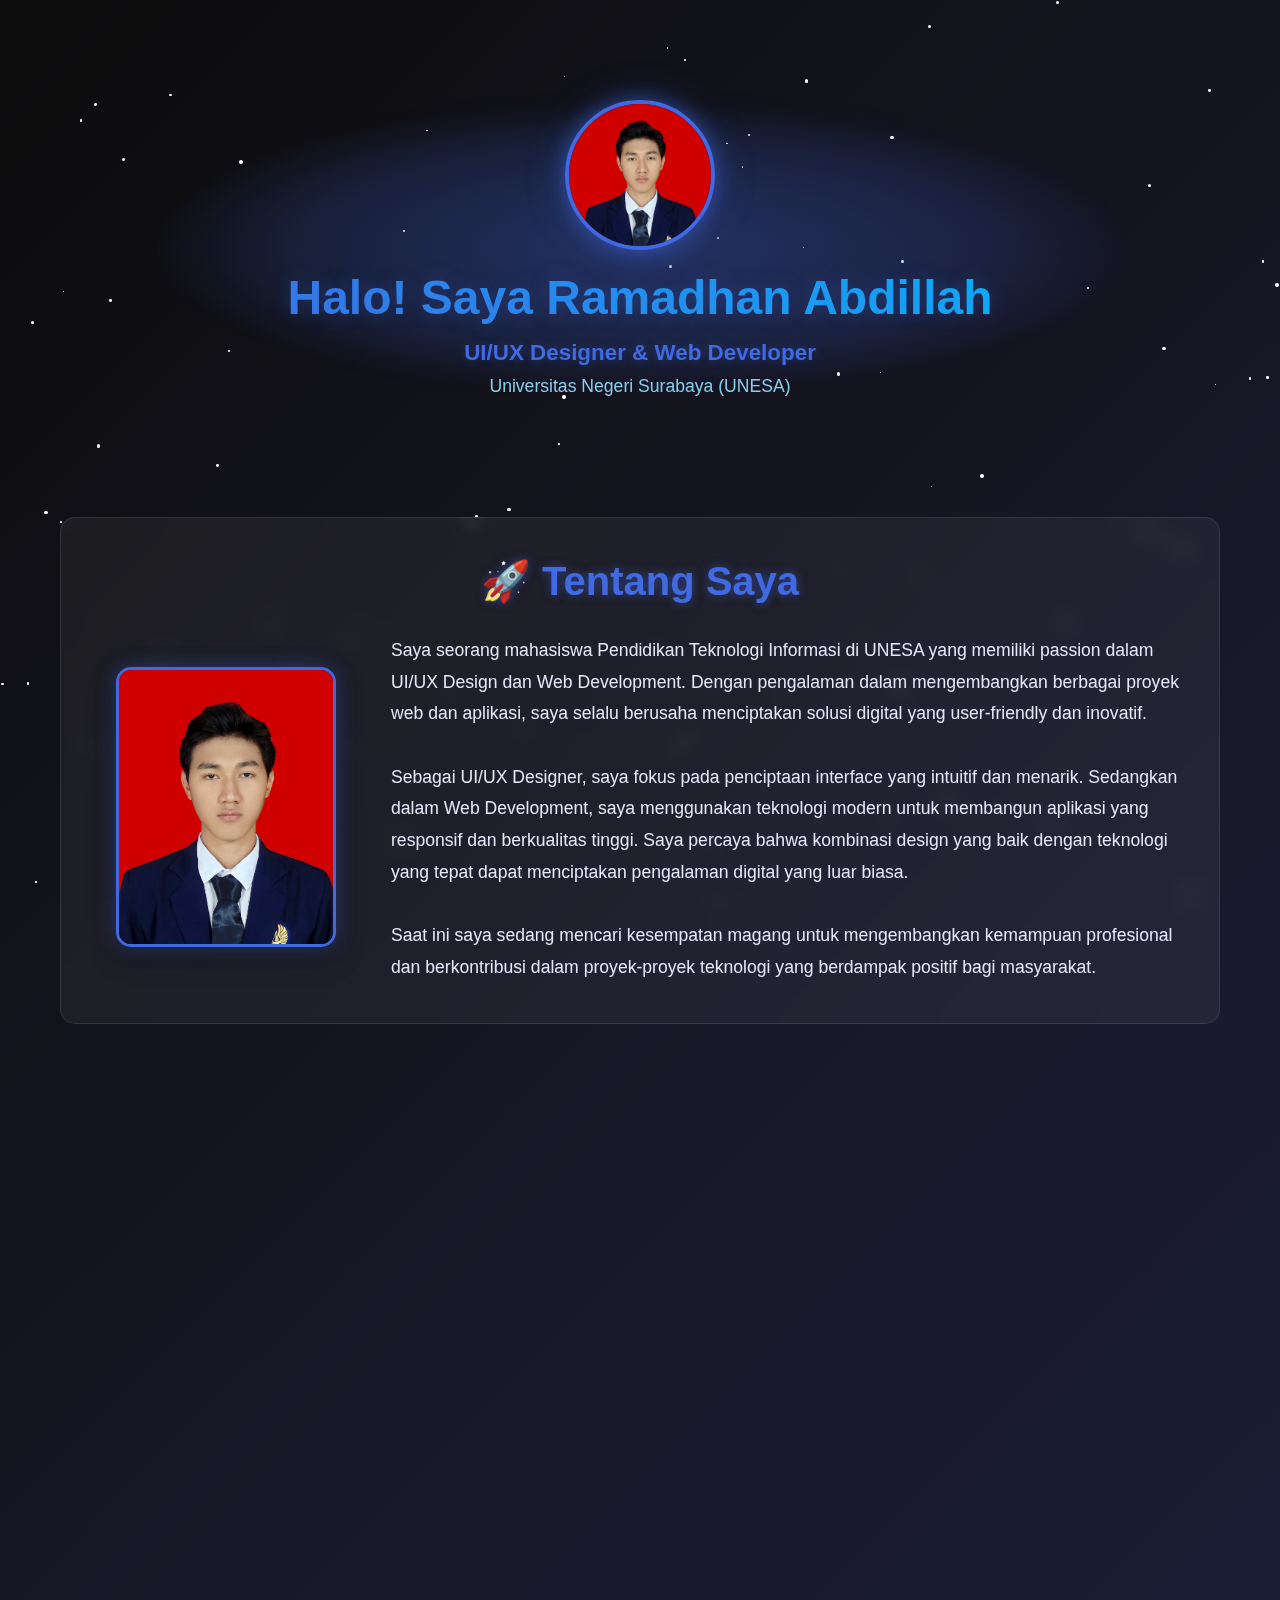
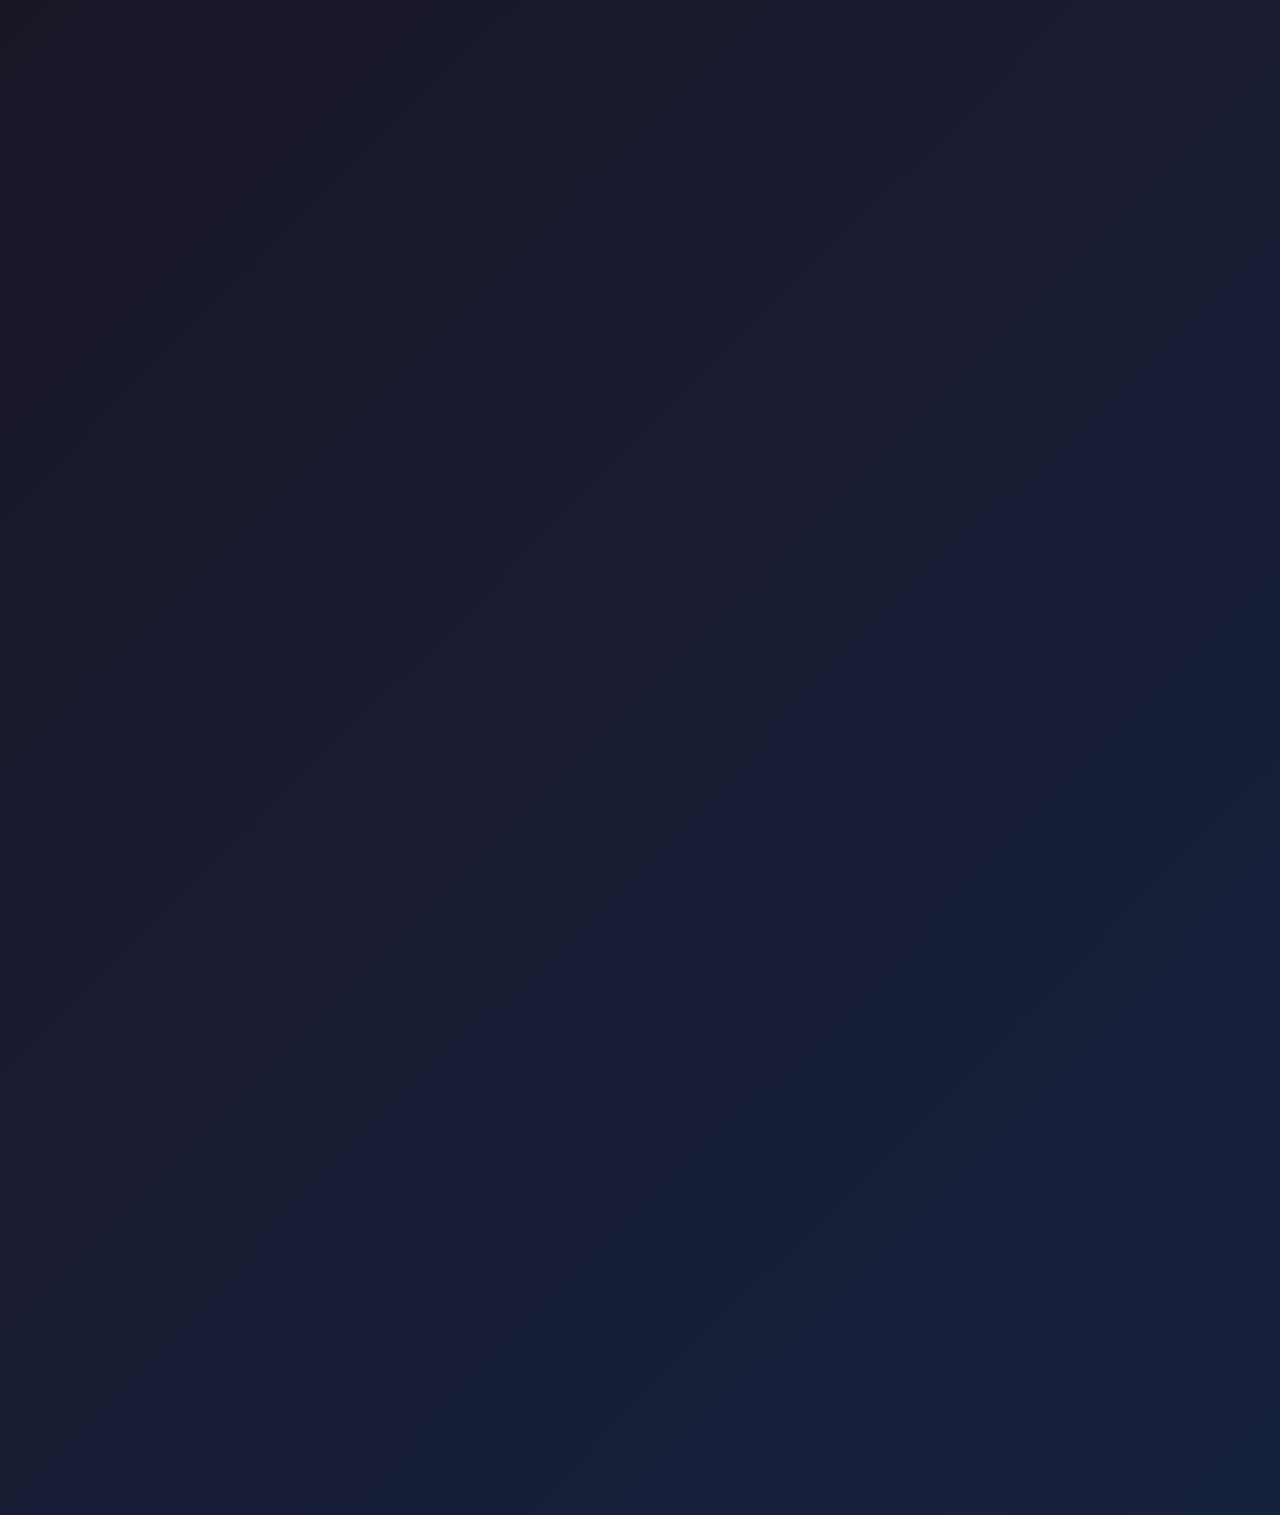
<file: index.html>
<!DOCTYPE html>
<html lang="id">
<head>
    <meta charset="UTF-8">
    <meta name="viewport" content="width=device-width, initial-scale=1.0">
    <title>Ramadhan Abdillah - Portofolio</title>
    <link rel="stylesheet" href="https://cdnjs.cloudflare.com/ajax/libs/font-awesome/6.0.0/css/all.min.css">
    <link rel="stylesheet" href="style.css" />
</head>
<body>
    <div class="stars" id="stars"></div>
    
    <div class="container">
        <header>
            <img src="images/fotoabdi.JPG" alt="Ramadhan Abdillah" class="profile-img">
            <h1>Halo! Saya Ramadhan Abdillah</h1>
            <p class="roles">UI/UX Designer & Web Developer</p>
            <p class="university">Universitas Negeri Surabaya (UNESA)</p>
        </header>

        <section id="about">
            <h2>🚀 Tentang Saya</h2>
            <div class="about-container">
                <div class="about-photo">
                    <img src="images/fotoabdi.JPG" alt="Ramadhan Abdillah" class="about-img">
                </div>
                <div class="about-text">
                    <p>Saya seorang mahasiswa Pendidikan Teknologi Informasi di UNESA yang memiliki passion dalam UI/UX Design dan Web Development. Dengan pengalaman dalam mengembangkan berbagai proyek web dan aplikasi, saya selalu berusaha menciptakan solusi digital yang user-friendly dan inovatif.</p>
                    <br>
                    <p>Sebagai UI/UX Designer, saya fokus pada penciptaan interface yang intuitif dan menarik. Sedangkan dalam Web Development, saya menggunakan teknologi modern untuk membangun aplikasi yang responsif dan berkualitas tinggi. Saya percaya bahwa kombinasi design yang baik dengan teknologi yang tepat dapat menciptakan pengalaman digital yang luar biasa.</p>
                    <br>
                    <p>Saat ini saya sedang mencari kesempatan magang untuk mengembangkan kemampuan profesional dan berkontribusi dalam proyek-proyek teknologi yang berdampak positif bagi masyarakat.</p>
                </div>
            </div>
        </section>

        <section id="projects">
            <h2>💫 Proyek Saya</h2>
            <div class="projects-grid">
                <div class="project-card">
                    <img src="images/mockupdapuraynie.png" alt="Mockup Dapur Aynie" class="project-image">
                    <h3 class="project-title">Dapur Aynie</h3>
                    <p class="project-desc">Website untuk toko dapur yang menyediakan berbagai peralatan masak dan bahan makanan. Dibuat dengan desain yang user-friendly dan responsif.</p>
                    <div class="project-tech">
                        <span class="tech-tag">CSS</span>
                        <span class="tech-tag">HTML</span>
                        <span class="tech-tag">JavaScript</span>
                    </div>
                    <a href="pages/page-dapuraynie.html" class="project-link">Lihat Proyek</a>
                </div>

                <div class="project-card">
                    <img src="images/mockupmultistep.png" alt="Mockup Multi-step" class="project-image">
                    <h3 class="project-title">Web Multi-Step GitHub</h3>
                    <p class="project-desc">Aplikasi web multi-langkah yang terintegrasi dengan GitHub untuk tugas UAS Teknik Komputasi. Menampilkan proses step-by-step yang interaktif.</p>
                    <div class="project-tech">
                        <span class="tech-tag">JavaScript</span>
                        <span class="tech-tag">HTML</span>
                        <span class="tech-tag">CSS</span>
                    </div>
                    <a href="pages/page-multistep.html" class="project-link">Lihat Proyek</a>
                </div>

                <div class="project-card">
                    <img src="images/mockuprobotmaze.png" alt="Mockup Robot Delivery Maze" class="project-image">
                    <h3 class="project-title">Robot Delivery Maze</h3>
                    <p class="project-desc">Simulasi robot delivery dalam maze menggunakan algoritma AI untuk tugas UAS AI. Robot dapat menavigasi dan menemukan jalur optimal.</p>
                    <div class="project-tech">
                        <span class="tech-tag">JavaScript</span>
                        <span class="tech-tag">AI Algorithm</span>
                        <span class="tech-tag">Canvas</span>
                    </div>
                    <a href="pages/page-robotmaze.html" class="project-link">Lihat Proyek</a>
                </div>

                <div class="project-card">
                    <img src="images/mockuptokosepatu.png" alt="Mockup Toko Sepatu" class="project-image">
                    <h3 class="project-title">Toko Sepatu Versi 1</h3>
                    <p class="project-desc">Aplikasi toko sepatu dengan fitur katalog produk, keranjang belanja, dan sistem manajemen inventori. Dibuat dengan antarmuka yang menarik.</p>
                    <div class="project-tech">
                        <span class="tech-tag">Visual Basic .NET</span>
                        <span class="tech-tag">Database</span>
                        <span class="tech-tag">Windows Forms</span>
                    </div>
                    <a href="pages/page-tokosepatu.html" class="project-link">Lihat Proyek</a>
                </div>

                <div class="project-card">
                    <img src="images/mockupanakin.png" alt="Mockup Web Anakin" class="project-image">
                    <h3 class="project-title">Web Anakin Skywalker</h3>
                    <p class="project-desc">Website tema Star Wars yang menampilkan karakter Anakin Skywalker dengan desain interaktif dan animasi yang menarik.</p>
                    <div class="project-tech">
                        <span class="tech-tag">HTML</span>
                        <span class="tech-tag">CSS</span>
                        <span class="tech-tag">JavaScript</span>
                    </div>
                    <a href="pages/page-webanakin.html" class="project-link">Lihat Proyek</a>
                </div>
            </div>
        </section>

        <section id="skills">
            <h2>🌟 Keahlian</h2>
            <div class="skills-grid">
                <div class="skill-category">
                    <h3>UI/UX Design</h3>
                    <ul class="skill-list">
                        <li>Wireframing & Prototyping</li>
                        <li>Visual Design</li>
                        <li>Responsive Design</li>
                    </ul>
                </div>
                <div class="skill-category">
                    <h3>Frontend Development</h3>
                    <ul class="skill-list">
                        <li>HTML5 & CSS3</li>
                        <li>JavaScript</li>
                        <li>Responsive Design</li>
                        <li>Modern CSS Frameworks</li>
                    </ul>
                </div>
                <div class="skill-category">
                    <h3>Backend Development</h3>
                    <ul class="skill-list">
                        <li>Database Management</li>
                    </ul>
                </div>
                <div class="skill-category">
                    <h3>Tools & Technologies</h3>
                    <ul class="skill-list">
                        <li>Git & GitHub</li>
                        <li>VS Code</li>
                        <li>Design Tools (Figma)</li>
                    </ul>
                </div>
            </div>
        </section>

        <section id="contact">
            <h2>🌌 Kontak</h2>
            <div class="contact-info">
                <div class="contact-item" data-tooltip="GitHub">
                    <a href="https://github.com/Abdi1975" target="_blank">
                        <i class="fab fa-github"></i>
                    </a>
                </div>
                <div class="contact-item" data-tooltip="Email">
                    <a href="mailto:ramadhan.23002@mhs.unesa.ac.id">
                        <i class="fas fa-envelope"></i>
                    </a>
                </div>
                <div class="contact-item" data-tooltip="LinkedIn">
                    <a href="https://www.linkedin.com/in/ramadhan-abdillah-8103aa372/" target="_blank">
                        <i class="fab fa-linkedin"></i>
                    </a>
                </div>
                <div class="contact-item" data-tooltip="WhatsApp">
                    <a href="https://wa.me/6285737418329" target="_blank">
                        <i class="fab fa-whatsapp"></i>
                    </a>
                </div>
            </div>
        </section>
    </div>
<script src="script.js"></script>
</body>
</html>
</file>
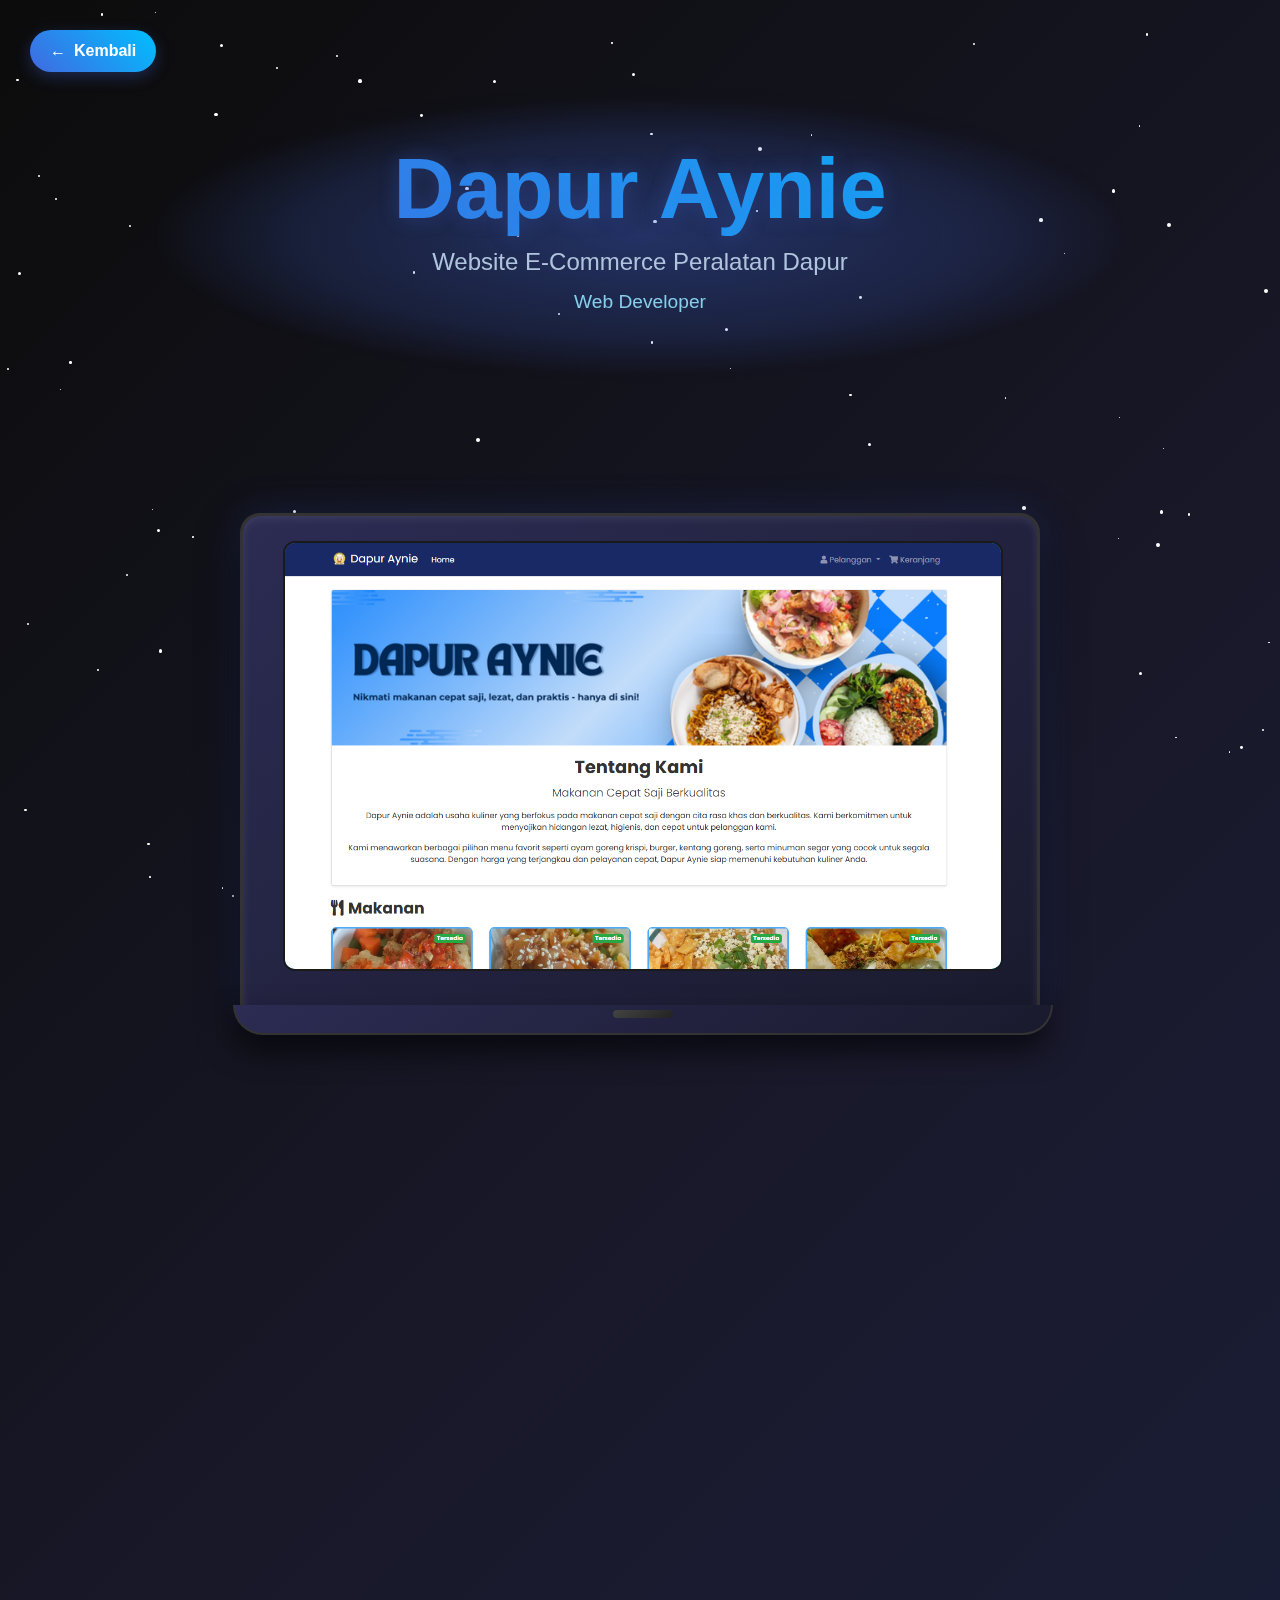
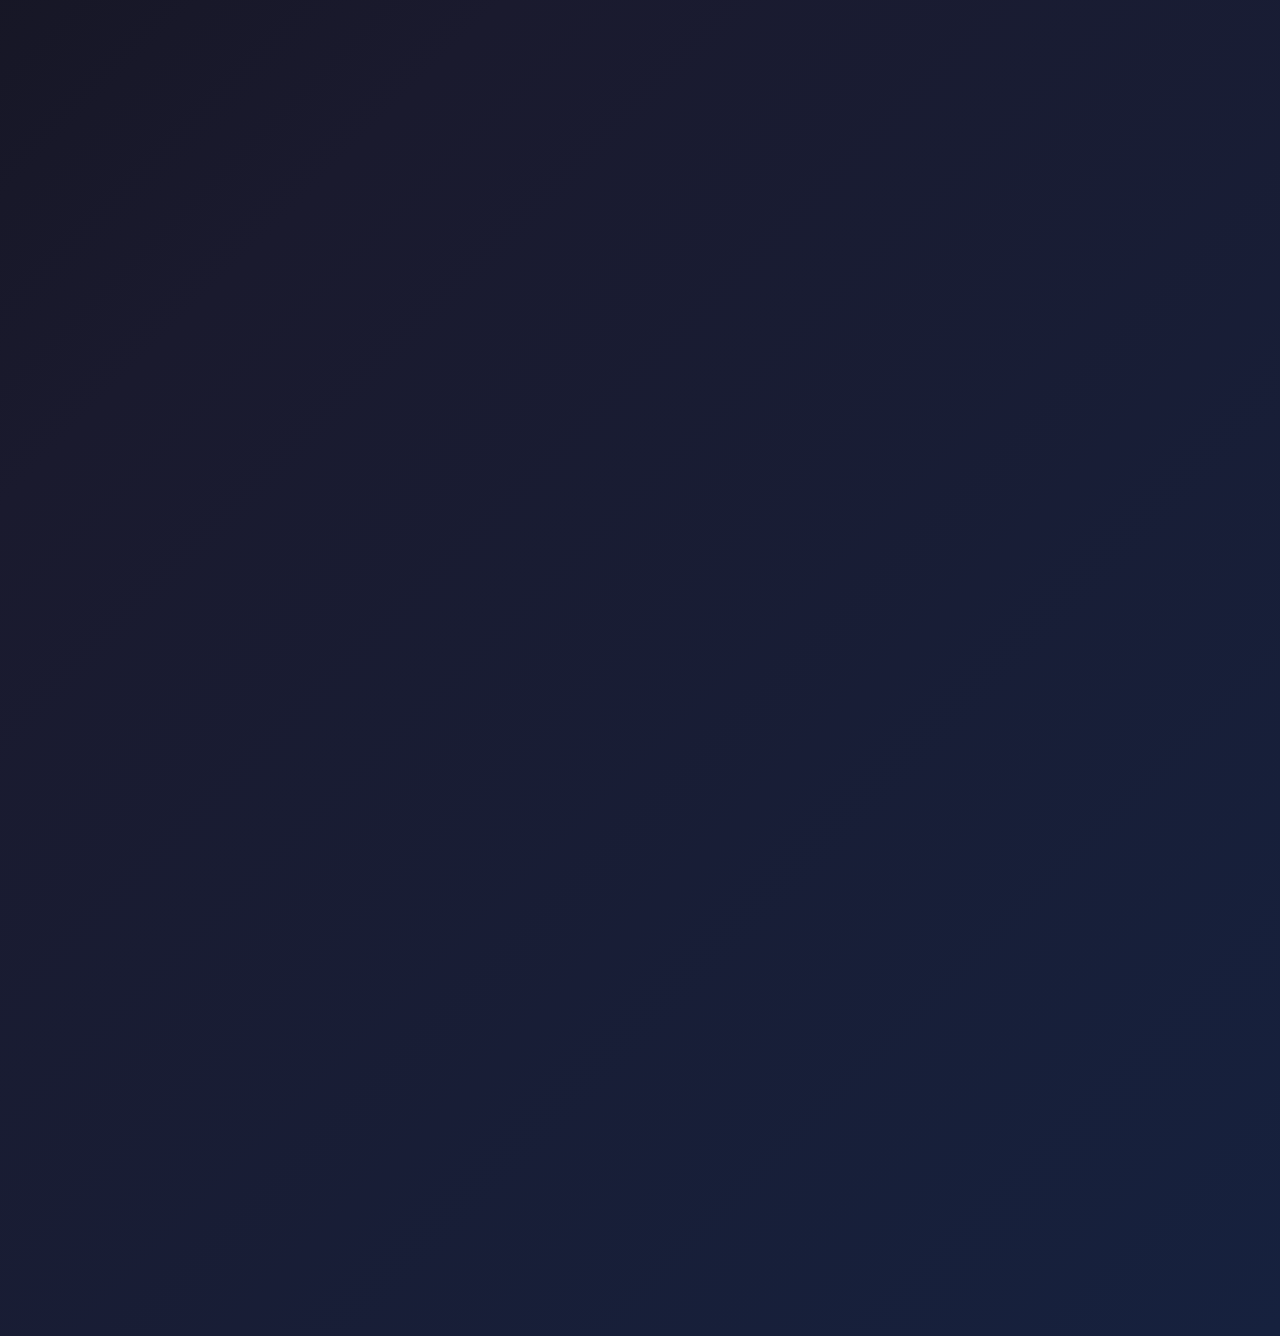
<file: pages/page-dapuraynie.html>
<!DOCTYPE html>
<html lang="id">
<head>
    <meta charset="UTF-8">
    <meta name="viewport" content="width=device-width, initial-scale=1.0">
    <title>Dapur Aynie - Detail Proyek | Ramadhan Abdillah</title>
    <link rel="stylesheet" href="../style.css" />
</head>
<body>
    <div class="stars" id="stars"></div>
    
    <!-- Back Button -->
    <a href="../index.html" class="back-button">
        <span>←</span> Kembali
    </a>
    
    <div class="container">
        <!-- Project Hero Section -->
        <header class="project-hero">
            <h1 class="title-project">Dapur Aynie</h1>
            <p class="project-subtitle">Website E-Commerce Peralatan Dapur</p>
            <p class="project-category">Web Developer</p>
        </header>

        <!-- Project Showcase -->
        <div class="project-showcase">
            <div class="device-mockup">
                <div class="laptop-mockup">
                    <div class="laptop-screen">
                        <div class="screen-bezel"></div>
                        <div class="screen-content">
                            <img src="../images/dapuraynie.png" alt="Dapur Aynie Screenshot">
                        </div>
                    </div>
                    <div class="laptop-hinge"></div>
                    <div class="laptop-base"></div>
                </div>
            </div>
        </div>

        <!-- Project Description -->
        <section>
            <h2 class="section-title">Tentang Proyek</h2>
            <div class="section-content">
                <p>Dapur Aynie adalah website e-commerce yang dirancang khusus untuk toko peralatan dapur. Website ini menyediakan platform yang user-friendly untuk menjual berbagai peralatan masak, bahan makanan, dan aksesoris dapur dengan desain yang menarik dan responsif.</p>
                <br>
                <p>Proyek ini dikembangkan dengan fokus pada pengalaman pengguna yang optimal, interface yang intuitif, dan fungsionalitas e-commerce yang lengkap untuk mendukung bisnis toko peralatan dapur secara online.</p>
            </div>
        </section>

        <!-- Features Section -->
        <section>
            <h2 class="section-title">Fitur Utama Sistem Dapur Aynie</h2>
            <div class="features-grid">
                <div class="feature-card">
                    <span class="feature-icon">🍽️</span>
                    <h3 class="feature-title">Manajemen Data Makanan</h3>
                    <p class="feature-desc">Mengelola daftar menu makanan, harga, dan ketersediaan secara dinamis dan real-time.</p>
                </div>

                <div class="feature-card">
                    <span class="feature-icon">🛒</span>
                    <h3 class="feature-title">Pemesanan & Checkout</h3>
                    <p class="feature-desc">Proses pemesanan oleh pelanggan hingga checkout dapat dilakukan dengan cepat dan mudah.</p>
                </div>

                <div class="feature-card">
                    <span class="feature-icon">💵</span>
                    <h3 class="feature-title">Transaksi & Pembayaran</h3>
                    <p class="feature-desc">Sistem mendukung pembayaran tunai (cash) dan mencatat transaksi secara otomatis dalam database.</p>
                </div>

                <div class="feature-card">
                    <span class="feature-icon">👥</span>
                    <h3 class="feature-title">Multi-role User</h3>
                    <p class="feature-desc">Mendukung peran berbeda seperti Admin, Owner, Kasir, Waiter, dan Pelanggan dengan hak akses tersendiri.</p>
                </div>

                <div class="feature-card">
                    <span class="feature-icon">📊</span>
                    <h3 class="feature-title">Laporan Penjualan</h3>
                    <p class="feature-desc">Menyediakan laporan transaksi dan penjualan yang mudah dibaca untuk kebutuhan analisis.</p>
                </div>

                <div class="feature-card">
                    <span class="feature-icon">📈</span>
                    <h3 class="feature-title">Dashboard Interaktif</h3>
                    <p class="feature-desc">Dashboard visual yang menyajikan data penting seperti omset, jumlah pesanan, dan aktivitas pengguna.</p>
                </div>
            </div>
        </section>

        <!-- Technology Stack -->
        <section>
            <h2 class="section-title">Teknologi yang Digunakan</h2>
            <div class="tech-stack">
                <div class="tech-item">HTML5</div>
                <div class="tech-item">CSS3</div>
                <div class="tech-item">JavaScript</div>
                <div class="tech-item">Responsive Design</div>
                <div class="tech-item">CSS Grid</div>
                <div class="tech-item">Flexbox</div>
            </div>
        </section>

        <!-- Project Actions -->
        <section>
            <h2 class="section-title">Lihat Proyek</h2>
            <div class="project-actions">
                <a href="https://github.com/Abdi1975/Dapur-Aynie" target="_blank" class="action-btn">
                    <span>📂</span> Source Code GitHub
                </a>
            </div>
        </section>
    </div>
    <script src="../script.js"></script>
</body>
</html>
</file>
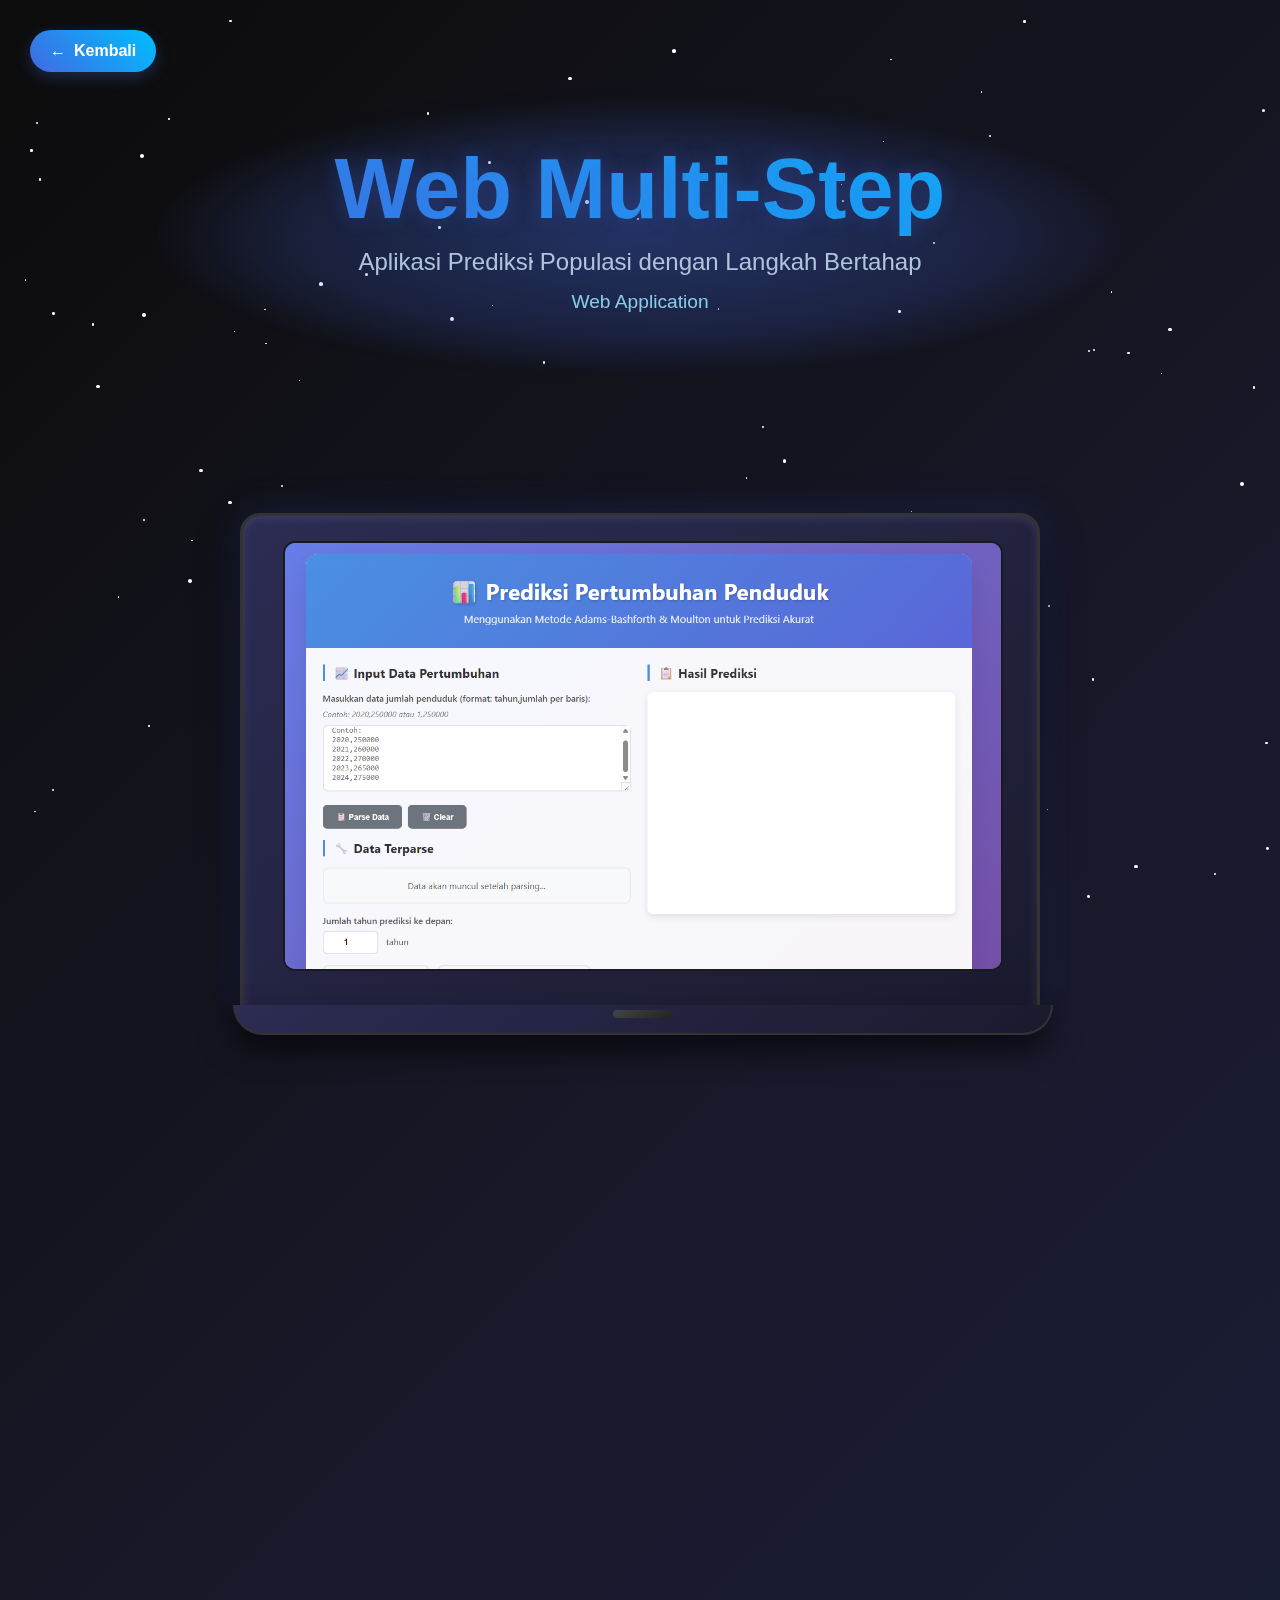
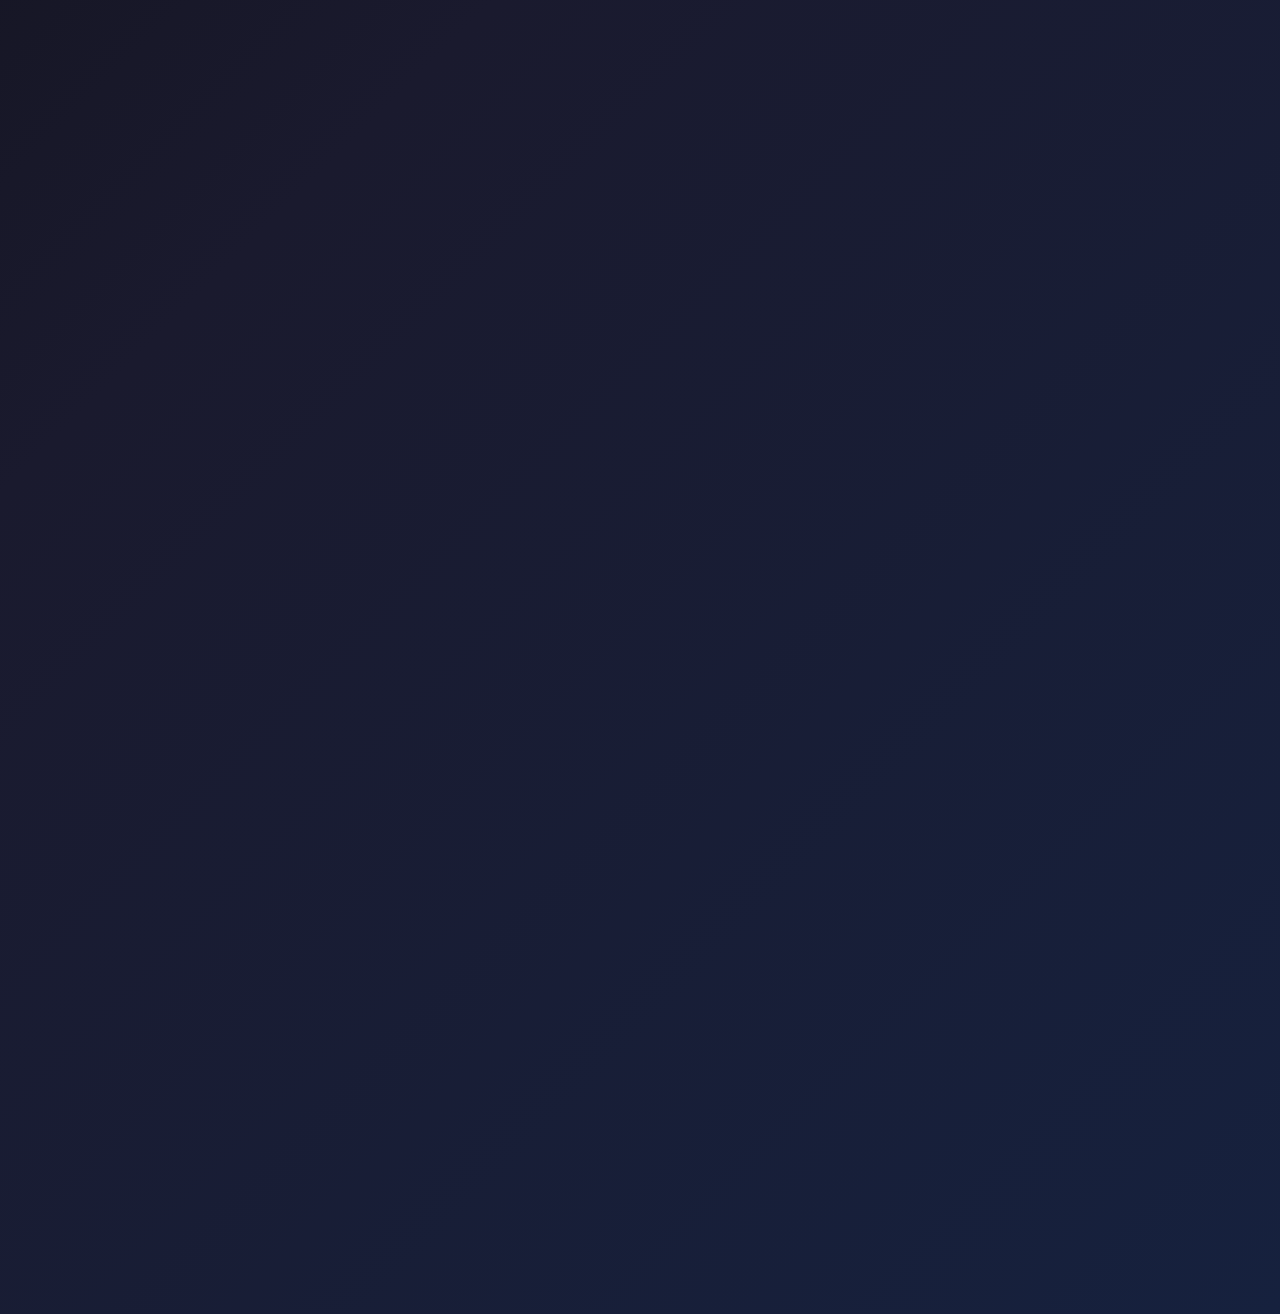
<file: pages/page-multistep.html>
<!DOCTYPE html>
<html lang="id">
<head>
    <meta charset="UTF-8">
    <meta name="viewport" content="width=device-width, initial-scale=1.0">
    <title>Web Multi-Step - Detail Proyek | Ramadhan Abdillah</title>
    <link rel="stylesheet" href="../style.css" />
</head>
<body>
    <div class="stars" id="stars"></div>
    
    <!-- Back Button -->
    <a href="../index.html" class="back-button">
        <span>←</span> Kembali
    </a>
    
    <div class="container">
        <!-- Project Hero Section -->
        <header class="project-hero">
            <h1 class="title-project">Web Multi-Step</h1>
            <p class="project-subtitle">Aplikasi Prediksi Populasi dengan Langkah Bertahap</p>
            <p class="project-category">Web Application</p>
        </header>

        <!-- Project Showcase -->
        <div class="project-showcase">
            <div class="device-mockup">
                <div class="laptop-mockup">
                    <div class="laptop-screen">
                        <div class="screen-bezel"></div>
                        <div class="screen-content">
                            <img src="../images/multistep.png" alt="Multi-Step Screenshot">
                        </div>
                    </div>
                    <div class="laptop-hinge"></div>
                    <div class="laptop-base"></div>
                </div>
            </div>
        </div>

        <!-- Project Description -->
        <section>
            <h2 class="section-title">Tentang Proyek</h2>
            <div class="section-content">
                <p>Web Multi-Step adalah aplikasi berbasis web yang dirancang untuk membantu pengguna memprediksi pertumbuhan populasi menggunakan metode numerik berbasis multistep seperti Adams-Bashforth dan Moulton.</p>
                <br>
                <p>Website ini menggunakan pendekatan bertahap (step-by-step) yang memandu pengguna dari proses input data hingga analisis hasil prediksi dengan tampilan antarmuka yang interaktif dan responsif.</p>
            </div>
        </section>

    <!-- Features Section -->
    <section>
        <h2 class="section-title">Fitur Utama Aplikasi</h2>
        <div class="features-grid">
            <div class="feature-card">
                <span class="feature-icon">📝</span>
                <h3 class="feature-title">Input Data Dinamis</h3>
                <p class="feature-desc">Pengguna dapat memasukkan data populasi dari tahun ke tahun secara fleksibel melalui textarea.</p>
            </div>

            <div class="feature-card">
                <span class="feature-icon">🔢</span>
                <h3 class="feature-title">Parsing & Validasi Data</h3>
                <p class="feature-desc">Data yang dimasukkan akan diproses menjadi array numerik yang siap dihitung secara otomatis.</p>
            </div>

            <div class="feature-card">
                <span class="feature-icon">📈</span>
                <h3 class="feature-title">Prediksi Multi-Step</h3>
                <p class="feature-desc">Menggunakan metode Adams-Bashforth dan Moulton untuk memprediksi populasi beberapa tahun ke depan.</p>
            </div>

            <div class="feature-card">
                <span class="feature-icon">📊</span>
                <h3 class="feature-title">Visualisasi Data</h3>
                <p class="feature-desc">Hasil prediksi ditampilkan dalam bentuk grafik interaktif menggunakan Chart.js.</p>
            </div>

            <div class="feature-card">
                <span class="feature-icon">⚙️</span>
                <h3 class="feature-title">Kontrol Fleksibel</h3>
                <p class="feature-desc">Tombol Parse, Clear, dan Predict memudahkan pengguna dalam mengatur proses secara mandiri.</p>
            </div>

            <div class="feature-card">
                <span class="feature-icon">🔍</span>
                <h3 class="feature-title">Analisis Hasil</h3>
                <p class="feature-desc">Disediakan ringkasan metode, tingkat kepercayaan, dan perbandingan hasil antar metode numerik.</p>
            </div>
        </div>
    </section>

    <!-- Technology Stack -->
    <section>
        <h2 class="section-title">Teknologi yang Digunakan</h2>
        <div class="tech-stack">
            <div class="tech-item">HTML5</div>
            <div class="tech-item">CSS3</div>
            <div class="tech-item">JavaScript</div>
            <div class="tech-item">Chart.js</div>
            <div class="tech-item">Responsive Design</div>
            <div class="tech-item">Flexbox & Grid</div>
        </div>
    </section>

        <!-- Project Actions -->
        <section>
            <h2 class="section-title">Lihat Proyek</h2>
            <div class="project-actions">
                <a href="https://github.com/Abdi1975/web-multi-step.github.io" target="_blank" class="action-btn">
                    <span>📂</span> Source Code GitHub
                </a>
                <a href="https://abdi1975.github.io/web-multi-step.github.io" class="action-btn secondary">
                    <span>🌐</span> Live Demo
                </a>
            </div>
        </section>
    </div>

    <script>
        // Membuat bintang beranimasi
        function createStars() {
            const starsContainer = document.getElementById('stars');
            const numberOfStars = 100;

            for (let i = 0; i < numberOfStars; i++) {
                const star = document.createElement('div');
                star.className = 'star';
                
                const size = Math.random() * 3 + 1;
                star.style.width = size + 'px';
                star.style.height = size + 'px';
                star.style.left = Math.random() * 100 + '%';
                star.style.top = Math.random() * 100 + '%';
                star.style.animationDelay = Math.random() * 3 + 's';
                
                starsContainer.appendChild(star);
            }
        }

        // Animasi parallax untuk bintang
        window.addEventListener('scroll', () => {
            const scrolled = window.pageYOffset;
            const stars = document.querySelectorAll('.star');
            
            stars.forEach(star => {
                const speed = Math.random() * 0.5 + 0.1;
                star.style.transform = `translateY(${scrolled * speed}px)`;
            });
        });

        // Inisialisasi
        createStars();

        // Animasi fade in saat scroll
        const observerOptions = {
            threshold: 0.1,
            rootMargin: '0px 0px -50px 0px'
        };

        const observer = new IntersectionObserver((entries) => {
            entries.forEach(entry => {
                if (entry.isIntersecting) {
                    entry.target.style.opacity = '1';
                    entry.target.style.transform = 'translateY(0)';
                }
            });
        }, observerOptions);

        // Observe semua section
        document.querySelectorAll('section').forEach(section => {
            section.style.opacity = '0';
            section.style.transform = 'translateY(50px)';
            section.style.transition = 'opacity 0.6s ease, transform 0.6s ease';
            observer.observe(section);
        });

        // Smooth hover effects
        document.querySelectorAll('.feature-card').forEach(card => {
            card.addEventListener('mouseenter', function() {
                this.style.transform = 'translateY(-10px) scale(1.02)';
            });
            
            card.addEventListener('mouseleave', function() {
                this.style.transform = 'translateY(0) scale(1)';
            });
        });
    </script>
</body>
</html>
</file>
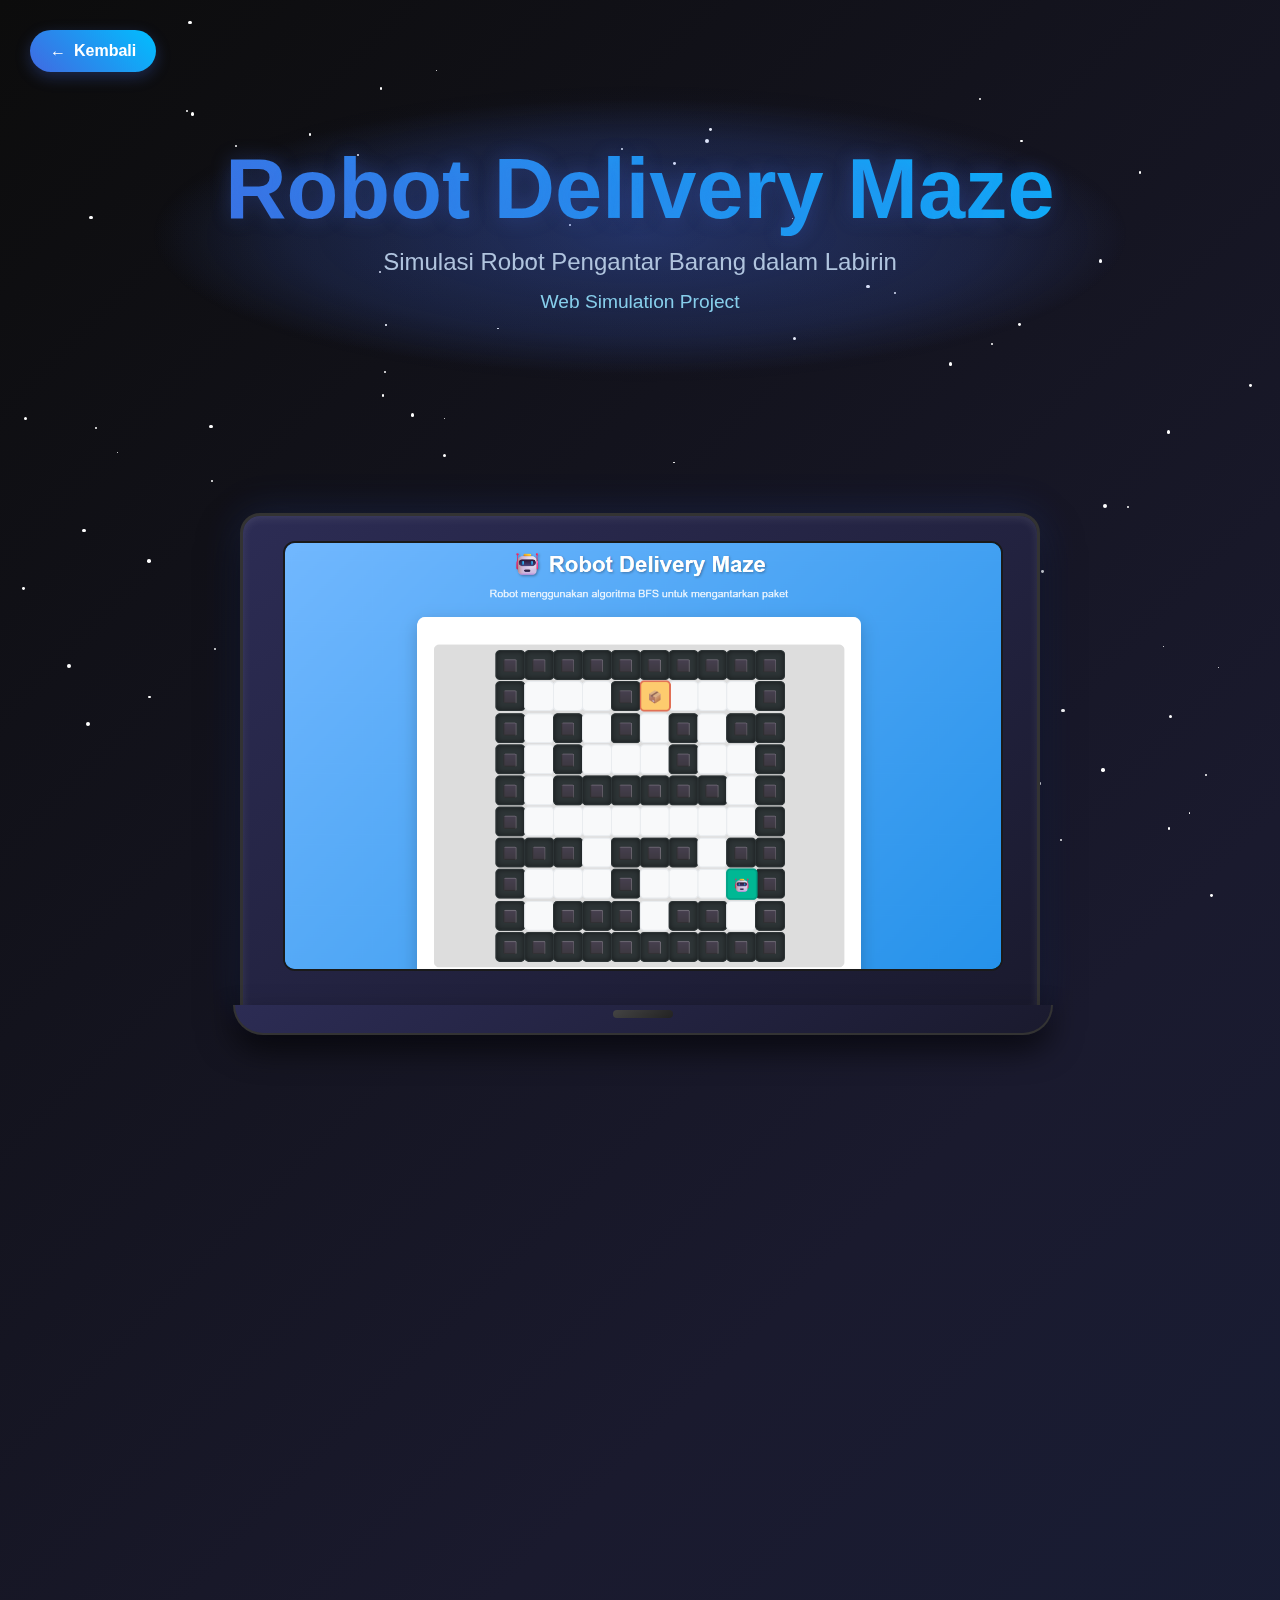
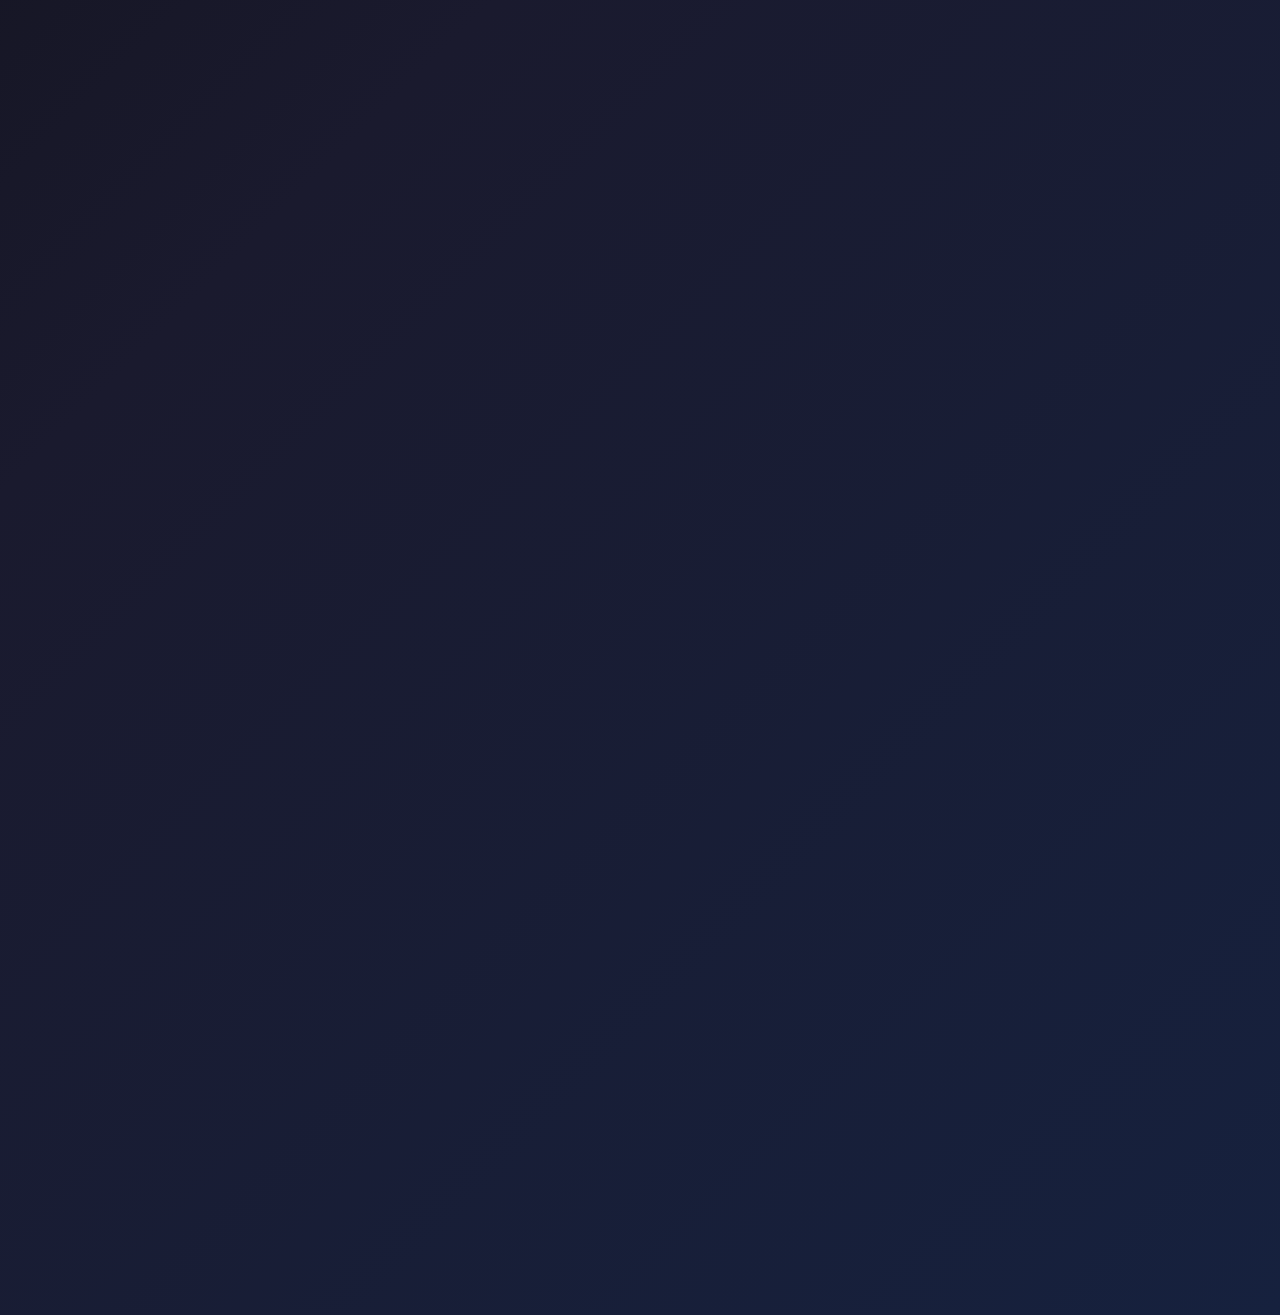
<file: pages/page-robotmaze.html>
<!DOCTYPE html>
<html lang="id">
<head>
    <meta charset="UTF-8">
    <meta name="viewport" content="width=device-width, initial-scale=1.0">
    <title>Robot Delivery Maze - Detail Proyek | Ramadhan Abdillah</title>
    <link rel="stylesheet" href="../style.css" />
<body>
    <div class="stars" id="stars"></div>
    
    <!-- Back Button -->
    <a href="../index.html" class="back-button">
        <span>←</span> Kembali
    </a>
    
    <div class="container">
        <!-- Project Hero Section -->
        <header class="project-hero">
            <h1 class="title-project">Robot Delivery Maze</h1>
            <p class="project-subtitle">Simulasi Robot Pengantar Barang dalam Labirin</p>
            <p class="project-category">Web Simulation Project</p>
        </header>
    
        <!-- Project Showcase -->
        <div class="project-showcase">
            <div class="device-mockup">
                <div class="laptop-mockup">
                    <div class="laptop-screen">
                        <div class="screen-bezel"></div>
                        <div class="screen-content">
                            <img src="../images/robotmaze.png" alt="Robot Delivery Maze Screenshot">
                        </div>
                    </div>
                    <div class="laptop-hinge"></div>
                    <div class="laptop-base"></div>
                </div>
            </div>
        </div>
    
        <!-- Project Description -->
        <section>
            <h2 class="section-title">Tentang Proyek</h2>
            <div class="section-content">
                <p>Robot Delivery Maze adalah aplikasi simulasi berbasis web yang dirancang untuk memperagakan proses pengiriman barang oleh robot dalam lingkungan labirin. Pengguna dapat mengatur posisi awal robot, titik tujuan, serta rintangan atau tembok dalam peta grid.</p>
                <br>
                <p>Simulasi ini menggambarkan bagaimana robot bergerak dari satu titik ke titik lain sambil menghindari hambatan, menggunakan pendekatan sederhana berbasis logika atau algoritma jalur.</p>
            </div>
        </section>
    
        <!-- Features Section -->
        <section>
            <h2 class="section-title">Fitur Utama Aplikasi</h2>
            <div class="features-grid">
                <div class="feature-card">
                    <span class="feature-icon">🧭</span>
                    <h3 class="feature-title">Tentukan Titik Start & Tujuan</h3>
                    <p class="feature-desc">Pengguna dapat mengatur posisi awal robot serta tujuan pengiriman dengan mengklik grid.</p>
                </div>
    
                <div class="feature-card">
                    <span class="feature-icon">🧱</span>
                    <h3 class="feature-title">Penempatan Rintangan</h3>
                    <p class="feature-desc">Buat tembok pada grid untuk menciptakan tantangan bagi robot dalam mencari jalur.</p>
                </div>
    
                <div class="feature-card">
                    <span class="feature-icon">🤖</span>
                    <h3 class="feature-title">Simulasi Pergerakan Robot</h3>
                    <p class="feature-desc">Robot bergerak otomatis menuju tujuan dengan mempertimbangkan rintangan di jalur.</p>
                </div>
    
                <div class="feature-card">
                    <span class="feature-icon">🔄</span>
                    <h3 class="feature-title">Reset Labirin</h3>
                    <p class="feature-desc">Tombol reset disediakan untuk menghapus semua elemen dan memulai ulang simulasi.</p>
                </div>
            </div>
        </section>
    
        <!-- Technology Stack -->
        <section>
            <h2 class="section-title">Teknologi yang Digunakan</h2>
            <div class="tech-stack">
                <div class="tech-item">HTML5</div>
                <div class="tech-item">CSS3</div>
                <div class="tech-item">JavaScript</div>
                <div class="tech-item">Canvas API</div>
                <div class="tech-item">Responsive Design</div>
            </div>
        </section>
    
        <!-- Project Actions -->
        <section>
            <h2 class="section-title">Lihat Proyek</h2>
            <div class="project-actions">
                <a href="https://github.com/Abdi1975/robot-delivery-maze" target="_blank" class="action-btn">
                    <span>📂</span> Source Code GitHub
                </a>
                <a href="https://abdi1975.github.io/robot-delivery-maze/" class="action-btn secondary">
                    <span>🌐</span> Live Demo
                </a>
            </div>
        </section>
    </div>

    <script>
        // Membuat bintang beranimasi
        function createStars() {
            const starsContainer = document.getElementById('stars');
            const numberOfStars = 100;

            for (let i = 0; i < numberOfStars; i++) {
                const star = document.createElement('div');
                star.className = 'star';
                
                const size = Math.random() * 3 + 1;
                star.style.width = size + 'px';
                star.style.height = size + 'px';
                star.style.left = Math.random() * 100 + '%';
                star.style.top = Math.random() * 100 + '%';
                star.style.animationDelay = Math.random() * 3 + 's';
                
                starsContainer.appendChild(star);
            }
        }

        // Animasi parallax untuk bintang
        window.addEventListener('scroll', () => {
            const scrolled = window.pageYOffset;
            const stars = document.querySelectorAll('.star');
            
            stars.forEach(star => {
                const speed = Math.random() * 0.5 + 0.1;
                star.style.transform = `translateY(${scrolled * speed}px)`;
            });
        });

        // Inisialisasi
        createStars();

        // Animasi fade in saat scroll
        const observerOptions = {
            threshold: 0.1,
            rootMargin: '0px 0px -50px 0px'
        };

        const observer = new IntersectionObserver((entries) => {
            entries.forEach(entry => {
                if (entry.isIntersecting) {
                    entry.target.style.opacity = '1';
                    entry.target.style.transform = 'translateY(0)';
                }
            });
        }, observerOptions);

        // Observe semua section
        document.querySelectorAll('section').forEach(section => {
            section.style.opacity = '0';
            section.style.transform = 'translateY(50px)';
            section.style.transition = 'opacity 0.6s ease, transform 0.6s ease';
            observer.observe(section);
        });

        // Smooth hover effects
        document.querySelectorAll('.feature-card').forEach(card => {
            card.addEventListener('mouseenter', function() {
                this.style.transform = 'translateY(-10px) scale(1.02)';
            });
            
            card.addEventListener('mouseleave', function() {
                this.style.transform = 'translateY(0) scale(1)';
            });
        });
    </script>
</body>
</html>
</file>
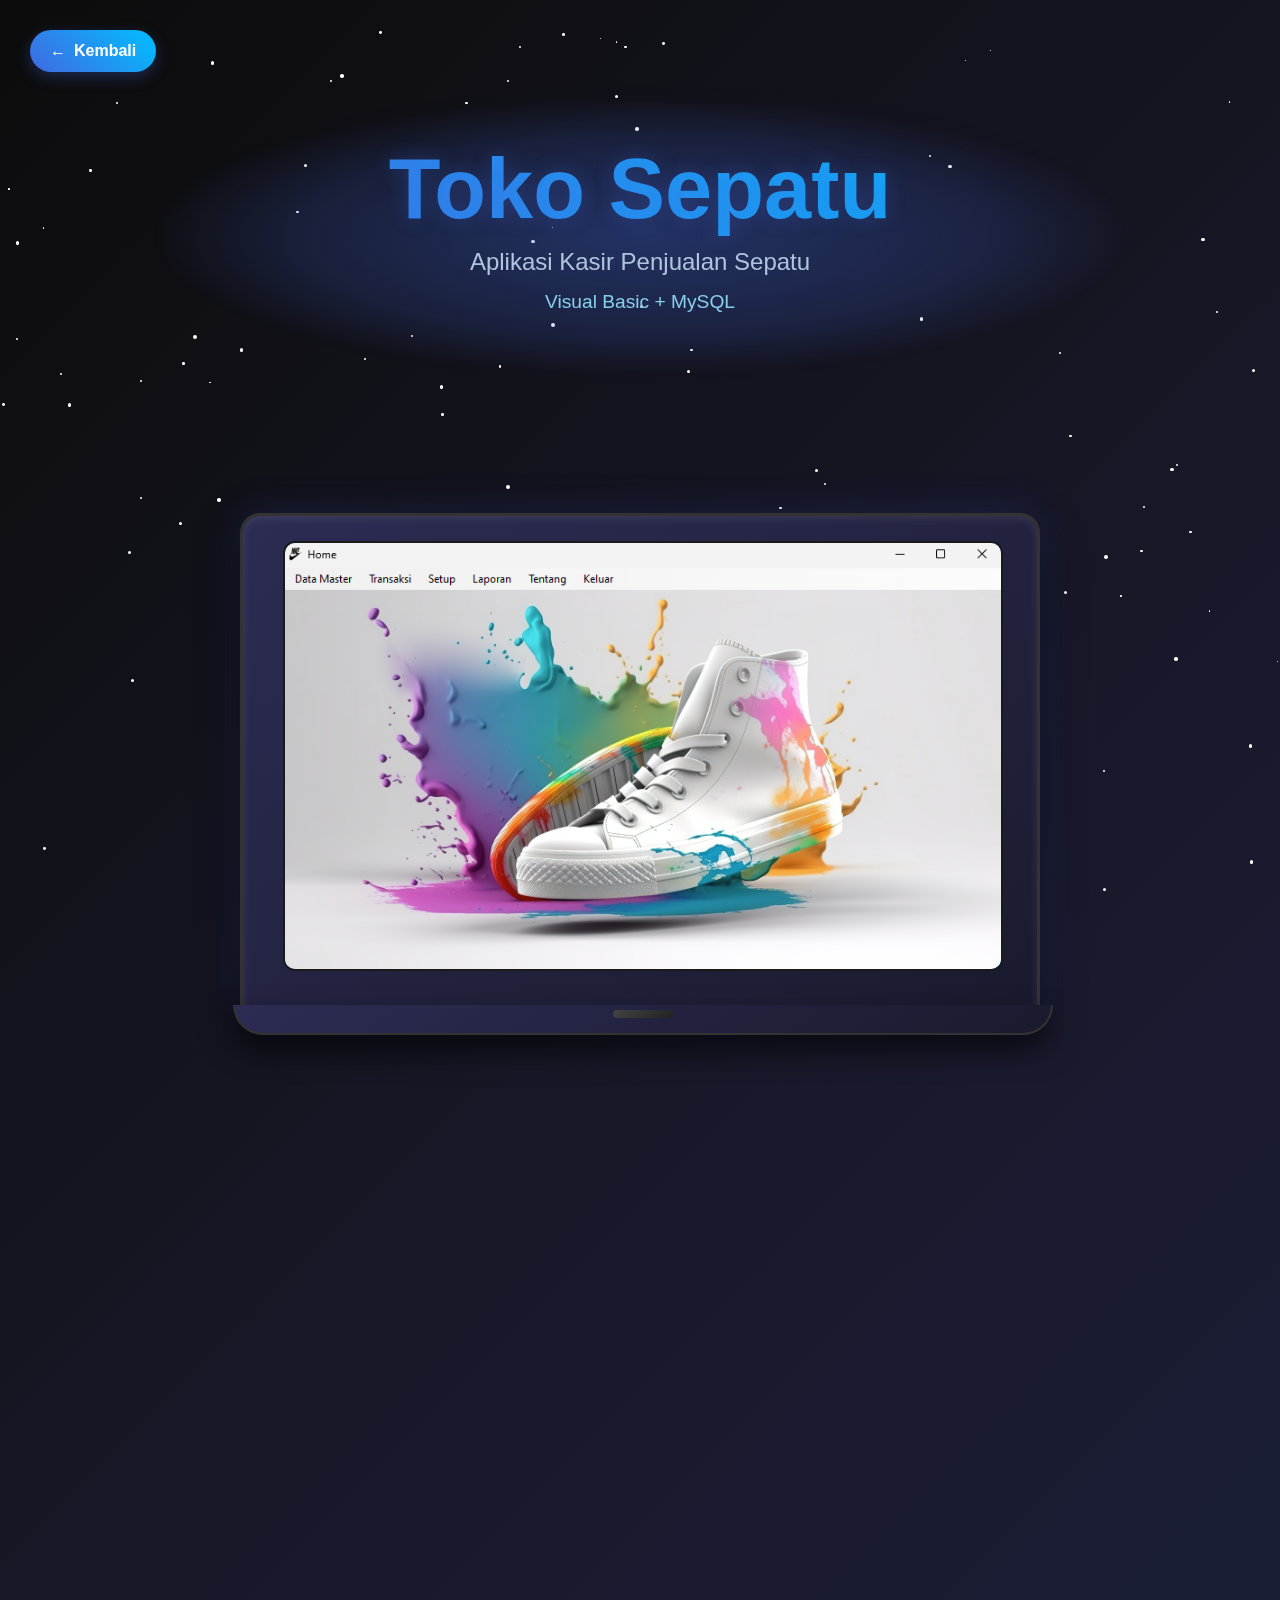
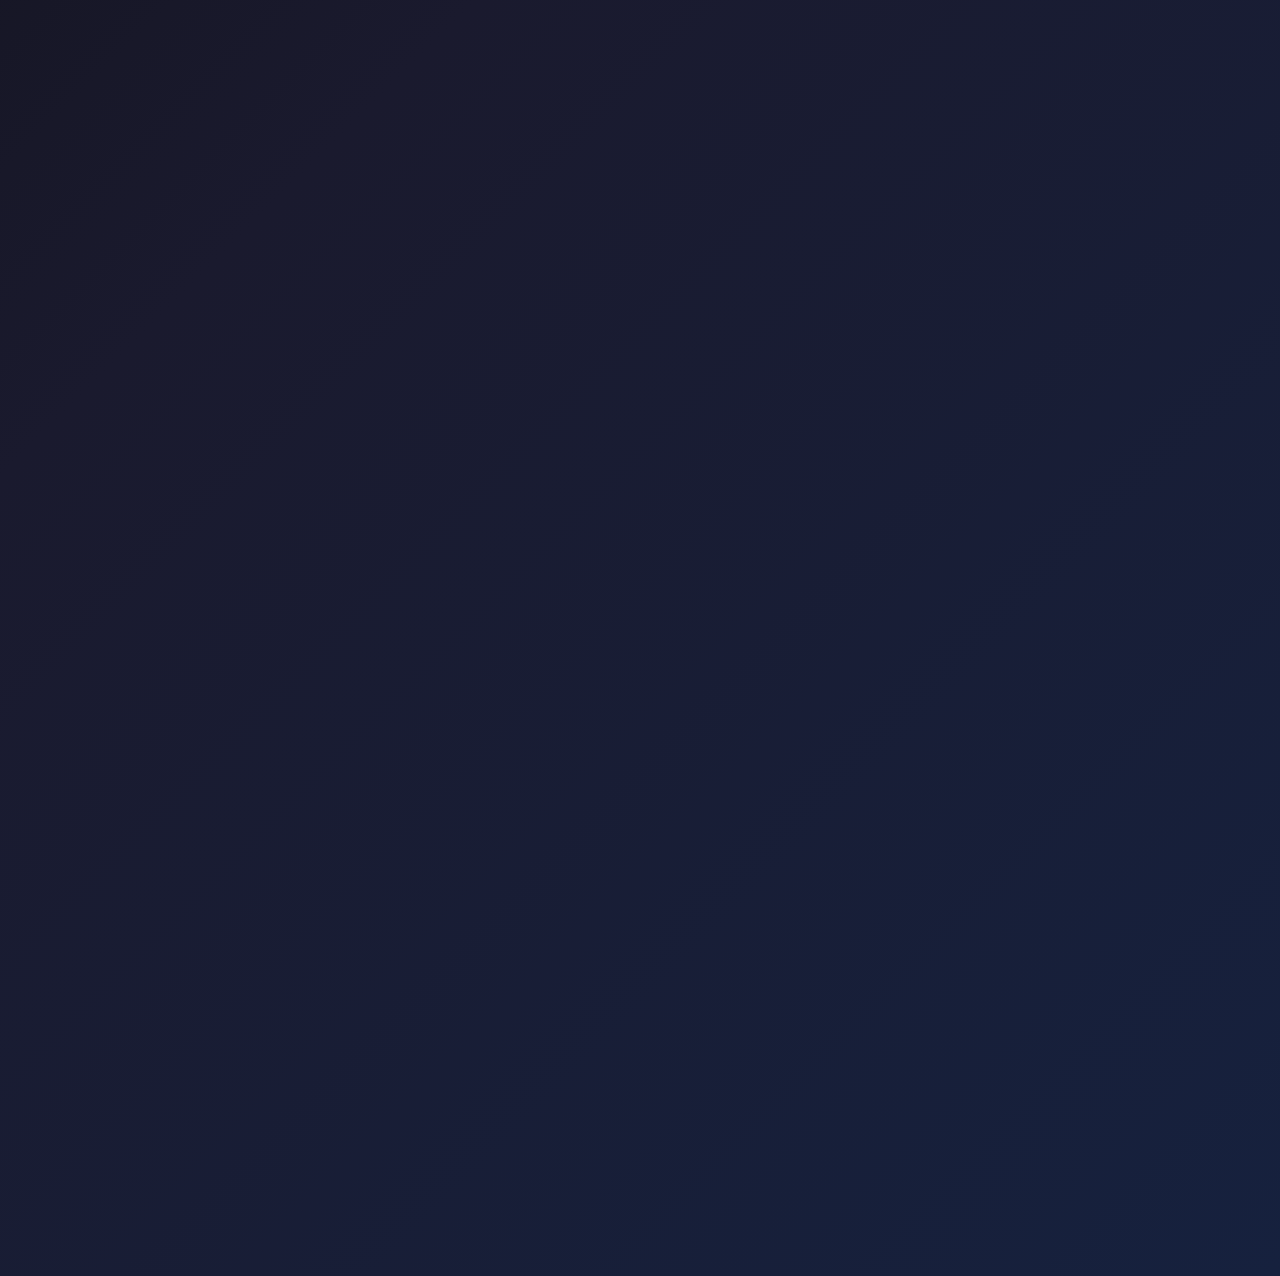
<file: pages/page-tokosepatu.html>
<!DOCTYPE html>
<html lang="id">
<head>
    <meta charset="UTF-8">
    <meta name="viewport" content="width=device-width, initial-scale=1.0">
    <title>Toko Sepatu - Detail Proyek | Ramadhan Abdillah</title>
    <link rel="stylesheet" href="../style.css" />
</head>
<body>
    <div class="stars" id="stars"></div>
    
    <!-- Back Button -->
    <a href="../index.html" class="back-button">
        <span>←</span> Kembali
    </a>
    
    <div class="container">
        <!-- Project Hero Section -->
        <header class="project-hero">
            <h1 class="title-project">Toko Sepatu</h1>
            <p class="project-subtitle">Aplikasi Kasir Penjualan Sepatu</p>
            <p class="project-category">Visual Basic + MySQL</p>
        </header>
    
        <!-- Project Showcase -->
        <div class="project-showcase">
            <div class="device-mockup">
                <div class="laptop-mockup">
                    <div class="laptop-screen">
                        <div class="screen-bezel"></div>
                        <div class="screen-content">
                            <img src="../images/tokosepatu.png" alt="Tampilan Aplikasi Toko Sepatu">
                        </div>
                    </div>
                    <div class="laptop-hinge"></div>
                    <div class="laptop-base"></div>
                </div>
            </div>
        </div>
    
        <!-- Project Description -->
        <section>
            <h2 class="section-title">Tentang Proyek</h2>
            <div class="section-content">
                <p>Toko Sepatu adalah aplikasi kasir desktop yang dibangun menggunakan Visual Basic dan terhubung ke database MySQL melalui phpMyAdmin. Aplikasi ini mempermudah proses transaksi dan pencatatan penjualan di toko sepatu secara offline.</p>
                <br>
                <p>Aplikasi ini memiliki fitur lengkap seperti pengelolaan produk, transaksi pembelian, manajemen stok, laporan penjualan, dan login pengguna.</p>
            </div>
        </section>
    
        <!-- Features Section -->
        <section>
            <h2 class="section-title">Fitur Utama Aplikasi</h2>
            <div class="features-grid">
                <div class="feature-card">
                    <span class="feature-icon">👟</span>
                    <h3 class="feature-title">Manajemen Produk Sepatu</h3>
                    <p class="feature-desc">Menambah, mengubah, dan menghapus data sepatu seperti nama, ukuran, harga, dan stok.</p>
                </div>
    
                <div class="feature-card">
                    <span class="feature-icon">🛒</span>
                    <h3 class="feature-title">Transaksi Penjualan</h3>
                    <p class="feature-desc">Mencatat transaksi penjualan secara otomatis, lengkap dengan total harga dan cetak struk.</p>
                </div>
    
                <div class="feature-card">
                    <span class="feature-icon">📦</span>
                    <h3 class="feature-title">Manajemen Stok</h3>
                    <p class="feature-desc">Secara otomatis mengurangi stok saat barang terjual dan memberi peringatan saat stok rendah.</p>
                </div>
    
                <div class="feature-card">
                    <span class="feature-icon">📊</span>
                    <h3 class="feature-title">Laporan Penjualan</h3>
                    <p class="feature-desc">Menampilkan riwayat transaksi dan laporan penjualan yang bisa dicetak untuk arsip.</p>
                </div>
    
                <div class="feature-card">
                    <span class="feature-icon">🔐</span>
                    <h3 class="feature-title">Login & Hak Akses</h3>
                    <p class="feature-desc">Hanya pengguna yang terdaftar seperti admin/kasir yang bisa mengakses aplikasi.</p>
                </div>
            </div>
        </section>
    
        <!-- Technology Stack -->
        <section>
            <h2 class="section-title">Teknologi yang Digunakan</h2>
            <div class="tech-stack">
                <div class="tech-item">Visual Basic 6 / VB.NET</div>
                <div class="tech-item">MySQL</div>
                <div class="tech-item">phpMyAdmin</div>
                <div class="tech-item">ADO / ODBC Connector</div>
                <div class="tech-item">Crystal Reports</div>
            </div>
        </section>
    

        <!-- Project Actions -->
        <section>
            <h2 class="section-title">Lihat Proyek</h2>
            <div class="project-actions">
                <a href="https://github.com/Abdi1975/toko-sepatu-versi-1" target="_blank" class="action-btn">
                    <span>📂</span> Source Code GitHub
                </a>
            </div>
        </section>
    </div>

    <script>
        // Membuat bintang beranimasi
        function createStars() {
            const starsContainer = document.getElementById('stars');
            const numberOfStars = 100;

            for (let i = 0; i < numberOfStars; i++) {
                const star = document.createElement('div');
                star.className = 'star';
                
                const size = Math.random() * 3 + 1;
                star.style.width = size + 'px';
                star.style.height = size + 'px';
                star.style.left = Math.random() * 100 + '%';
                star.style.top = Math.random() * 100 + '%';
                star.style.animationDelay = Math.random() * 3 + 's';
                
                starsContainer.appendChild(star);
            }
        }

        // Animasi parallax untuk bintang
        window.addEventListener('scroll', () => {
            const scrolled = window.pageYOffset;
            const stars = document.querySelectorAll('.star');
            
            stars.forEach(star => {
                const speed = Math.random() * 0.5 + 0.1;
                star.style.transform = `translateY(${scrolled * speed}px)`;
            });
        });

        // Inisialisasi
        createStars();

        // Animasi fade in saat scroll
        const observerOptions = {
            threshold: 0.1,
            rootMargin: '0px 0px -50px 0px'
        };

        const observer = new IntersectionObserver((entries) => {
            entries.forEach(entry => {
                if (entry.isIntersecting) {
                    entry.target.style.opacity = '1';
                    entry.target.style.transform = 'translateY(0)';
                }
            });
        }, observerOptions);

        // Observe semua section
        document.querySelectorAll('section').forEach(section => {
            section.style.opacity = '0';
            section.style.transform = 'translateY(50px)';
            section.style.transition = 'opacity 0.6s ease, transform 0.6s ease';
            observer.observe(section);
        });

        // Smooth hover effects
        document.querySelectorAll('.feature-card').forEach(card => {
            card.addEventListener('mouseenter', function() {
                this.style.transform = 'translateY(-10px) scale(1.02)';
            });
            
            card.addEventListener('mouseleave', function() {
                this.style.transform = 'translateY(0) scale(1)';
            });
        });
    </script>
</body>
</html>
</file>
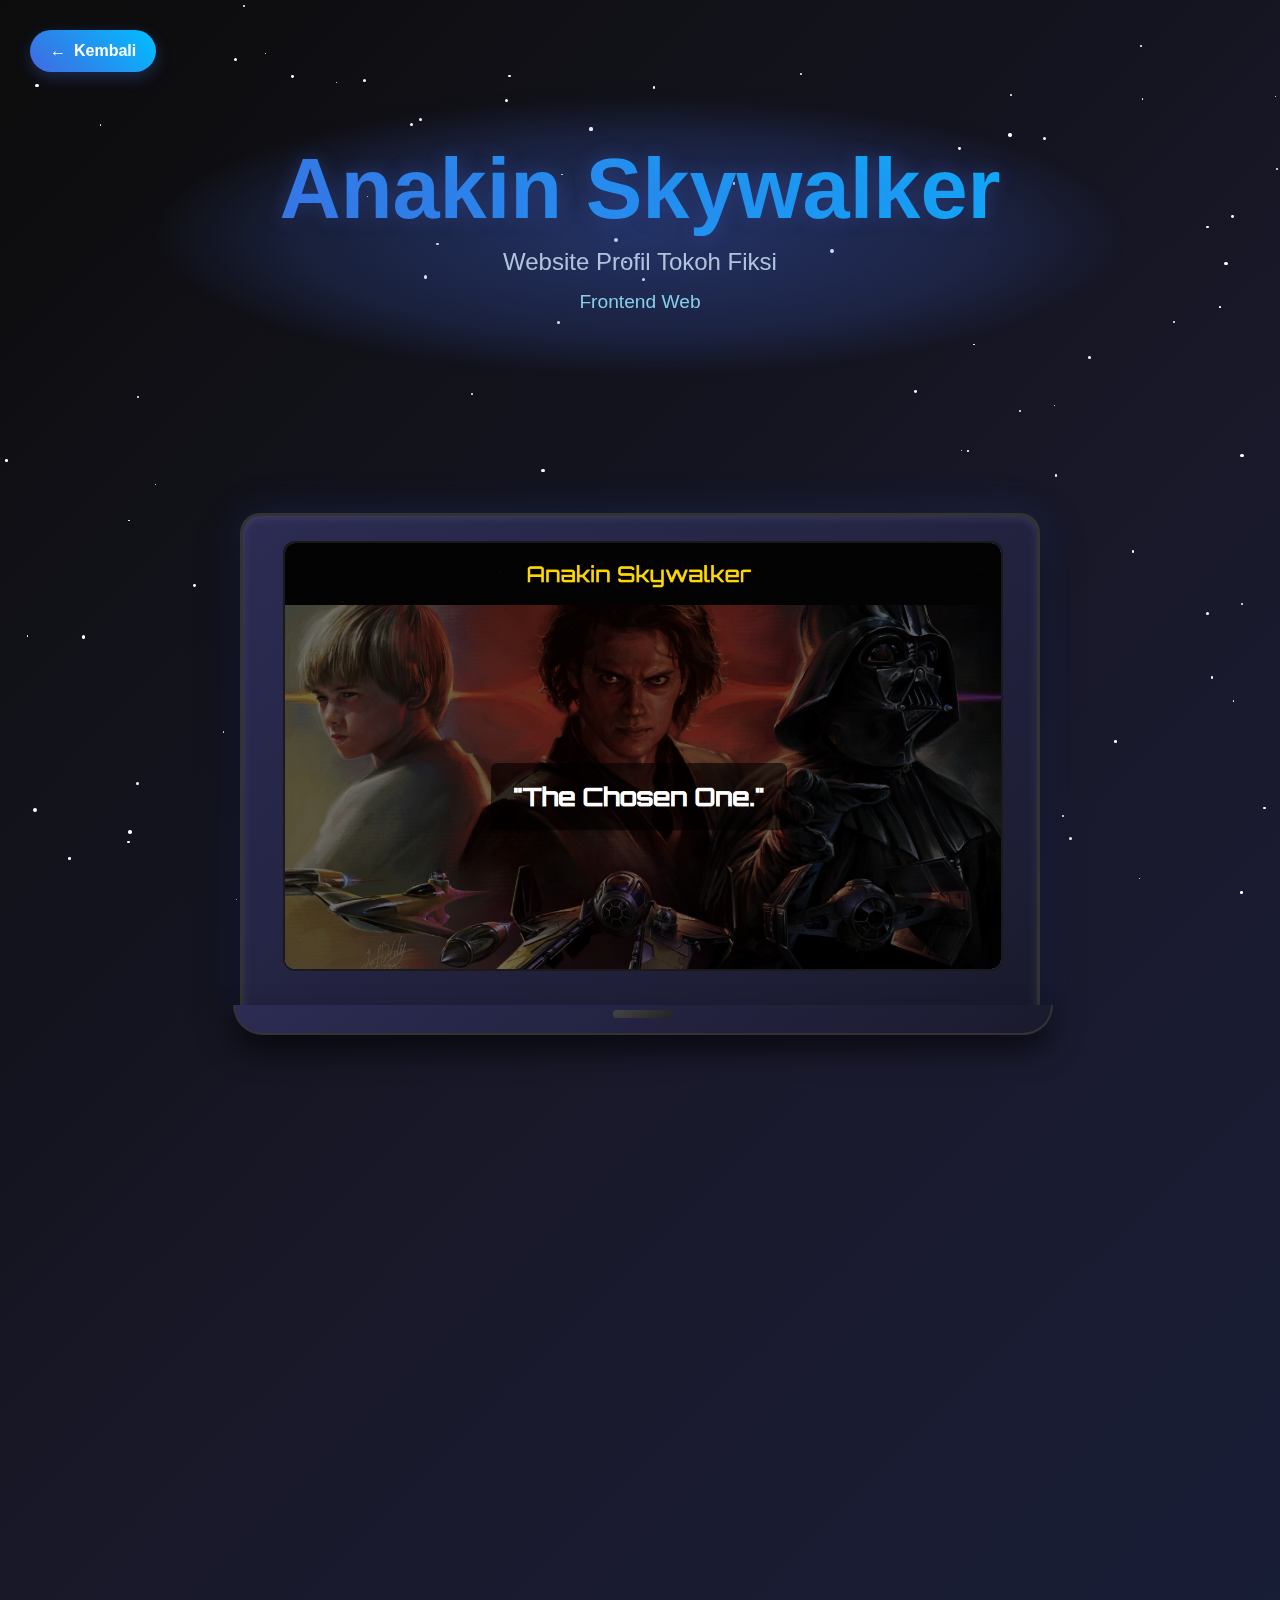
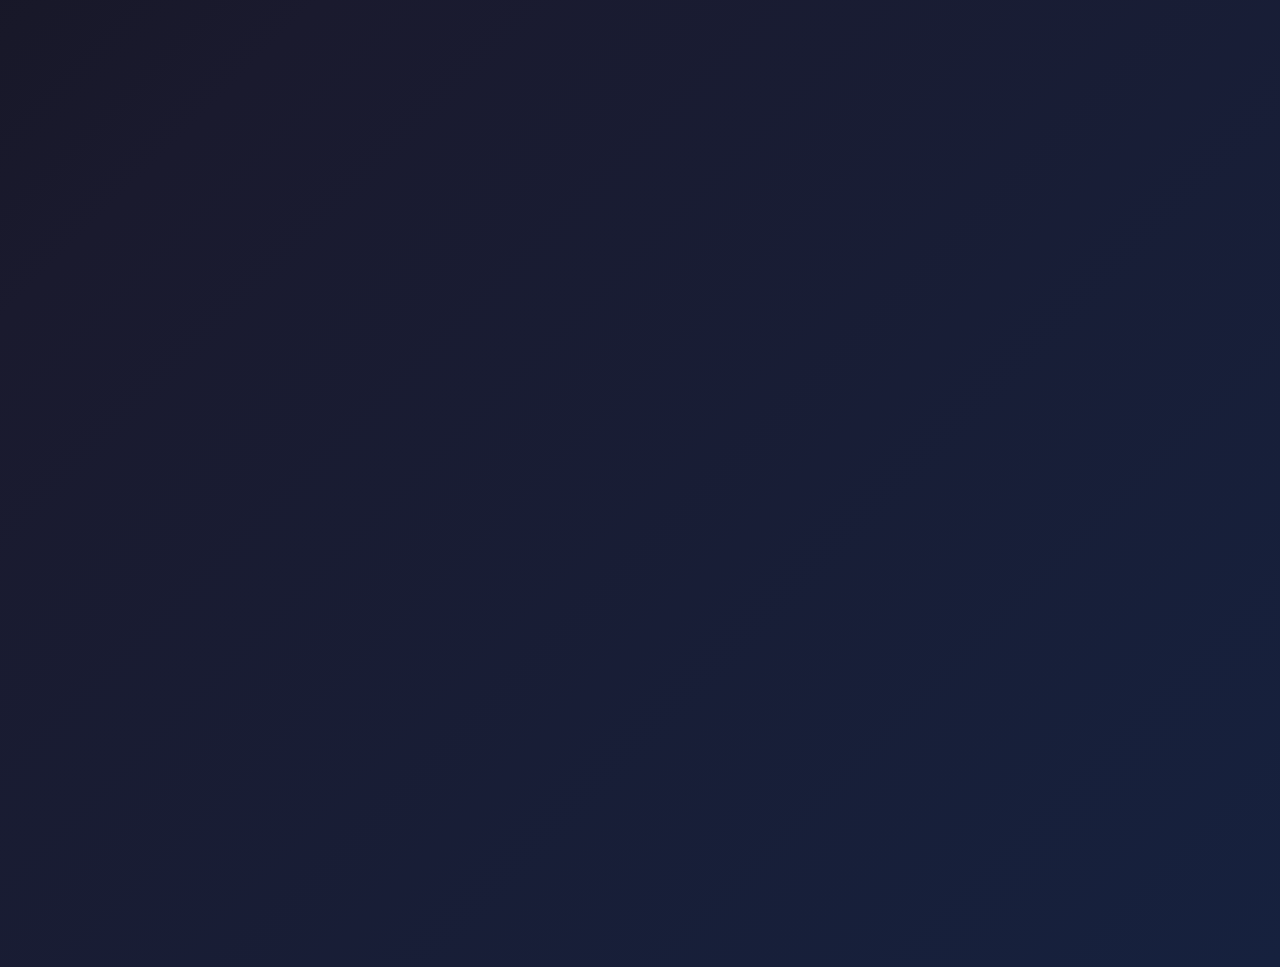
<file: pages/page-webanakin.html>
<!DOCTYPE html>
<html lang="id">
<head>
    <meta charset="UTF-8">
    <meta name="viewport" content="width=device-width, initial-scale=1.0">
    <title>Web Anakin Skywalker - Detail Proyek | Ramadhan Abdillah</title>
    <link rel="stylesheet" href="../style.css" />
</head>
<body>
    <div class="stars" id="stars"></div>
    
    <!-- Back Button -->
    <a href="../index.html" class="back-button">
        <span>←</span> Kembali
    </a>
    
    <div class="container">
        <!-- Project Hero Section -->
        <header class="project-hero">
            <h1 class="title-project">Anakin Skywalker</h1>
            <p class="project-subtitle">Website Profil Tokoh Fiksi</p>
            <p class="project-category">Frontend Web</p>
        </header>
    
        <!-- Project Showcase -->
        <div class="project-showcase">
            <div class="device-mockup">
                <div class="laptop-mockup">
                    <div class="laptop-screen">
                        <div class="screen-bezel"></div>
                        <div class="screen-content">
                            <img src="../images/webanakin.png" alt="Anakin Skywalker Screenshot">
                        </div>
                    </div>
                    <div class="laptop-hinge"></div>
                    <div class="laptop-base"></div>
                </div>
            </div>
        </div>
    
        <!-- Project Description -->
        <section>
            <h2 class="section-title">Tentang Proyek</h2>
            <div class="section-content">
                <p>Website ini dibuat sebagai halaman profil untuk karakter fiksi Anakin Skywalker dari seri Star Wars. Proyek ini bertujuan untuk menampilkan informasi singkat tentang latar belakang, peran, dan transformasi karakter dari sisi terang ke sisi gelap.</p>
                <br>
                <p>Dengan desain yang modern dan responsif, website ini cocok sebagai latihan dasar pembuatan personal profile website menggunakan HTML dan CSS.</p>
            </div>
        </section>
    
        <!-- Features Section -->
        <section>
            <h2 class="section-title">Fitur Utama Website</h2>
            <div class="features-grid">
                <div class="feature-card">
                    <span class="feature-icon">🧑‍🚀</span>
                    <h3 class="feature-title">Profil Karakter</h3>
                    <p class="feature-desc">Menampilkan nama lengkap, julukan, dan deskripsi tokoh Anakin Skywalker secara ringkas.</p>
                </div>
    
                <div class="feature-card">
                    <span class="feature-icon">📸</span>
                    <h3 class="feature-title">Gambar Tokoh</h3>
                    <p class="feature-desc">Menggunakan gambar karakter yang ikonik sebagai visual utama.</p>
                </div>
    
                <div class="feature-card">
                    <span class="feature-icon">🎨</span>
                    <h3 class="feature-title">Tata Letak Responsif</h3>
                    <p class="feature-desc">Desain fleksibel yang tetap rapi pada perangkat desktop maupun mobile.</p>
                </div>
            </div>
        </section>
    
        <!-- Technology Stack -->
        <section>
            <h2 class="section-title">Teknologi yang Digunakan</h2>
            <div class="tech-stack">
                <div class="tech-item">HTML5</div>
                <div class="tech-item">CSS3</div>
                <div class="tech-item">Responsive Layout</div>
                <div class="tech-item">Static Website</div>
            </div>
        </section>    
    
        <!-- Project Actions -->
        <section>
            <h2 class="section-title">Lihat Proyek</h2>
            <div class="project-actions">
                <a href="https://github.com/Abdi1975/web-anakin-skywalker" target="_blank" class="action-btn">
                    <span>📂</span> Source Code GitHub
                </a>
                <a href="https://abdi1975.github.io/web-anakin-skywalker/" class="action-btn secondary">
                    <span>🌐</span> Live Demo
                </a>
            </div>
        </section>
    </div>
<script src="../script.js"></script>
</body>
</html>
</file>
<file: style.css>
* {
    margin: 0;
    padding: 0;
    box-sizing: border-box;
}

body {
    font-family: 'Arial', sans-serif;
    background: linear-gradient(135deg, #0c0c0c 0%, #1a1a2e 50%, #16213e 100%);
    color: #ffffff;
    overflow-x: hidden;
    min-height: 100vh;
}

/* Animasi bintang */
.stars {
    position: fixed;
    top: 0;
    left: 0;
    width: 100%;
    height: 100%;
    pointer-events: none;
    z-index: 1;
}

.star {
    position: absolute;
    background: white;
    border-radius: 50%;
    animation: twinkle 3s infinite;
}

@keyframes twinkle {
    0%, 100% { opacity: 0.3; }
    50% { opacity: 1; }
}

.container {
    position: relative;
    z-index: 2;
    max-width: 1200px;
    margin: 0 auto;
    padding: 20px;
}

/* Back Button - untuk halaman project detail */
.back-button {
    position: fixed;
    top: 30px;
    left: 30px;
    z-index: 100;
    background: linear-gradient(45deg, #4169e1, #00bfff);
    color: white;
    padding: 12px 20px;
    border-radius: 25px;
    text-decoration: none;
    font-weight: bold;
    transition: all 0.3s ease;
    box-shadow: 0 5px 15px rgba(65, 105, 225, 0.3);
    display: inline-flex;
    align-items: center;
    gap: 8px;
}

.back-button:hover {
    transform: translateY(-3px);
    box-shadow: 0 10px 25px rgba(65, 105, 225, 0.4);
}

/* Header - Cahaya yang melebar ke atas */
header {
    text-align: center;
    padding: 60px 30px;
    background: radial-gradient(ellipse 60% 50% at center, rgba(65, 105, 225, 0.3) 0%, rgba(65, 105, 225, 0.15) 50%, transparent 70%);
    border-radius: 20px;
    margin: 20px 0 60px 0;
    position: relative;
    overflow: visible;
}

/* Efek cahaya tambahan yang lebih halus dan melebar ke atas */
header::before {
    content: '';
    position: absolute;
    top: -15px;
    left: -10px;
    right: -10px;
    bottom: -10px;
    background: radial-gradient(ellipse 70% 60% at center, rgba(65, 105, 225, 0.1) 0%, transparent 60%);
    border-radius: 25px;
    z-index: -1;
}

.profile-img {
    width: 150px;
    height: 150px;
    border-radius: 50%;
    border: 4px solid #4169e1;
    margin: 0 auto 20px;
    display: block;
    box-shadow: 
        0 0 20px rgba(65, 105, 225, 0.5),
        0 0 40px rgba(65, 105, 225, 0.3);
    animation: float 6s ease-in-out infinite;
}

@keyframes float {
    0%, 100% { transform: translateY(0px); }
    50% { transform: translateY(-10px); }
}

h1 {
    font-size: 3em;
    margin-bottom: 15px;
    background: linear-gradient(45deg, #4169e1, #00bfff);
    -webkit-background-clip: text;
    -webkit-text-fill-color: transparent;
    background-clip: text;
    text-shadow: 0 0 20px rgba(65, 105, 225, 0.3);
}

.greeting {
    font-size: 1.3em;
    color: #b0c4de;
    margin-bottom: 15px;
    line-height: 1.6;
}

.roles {
    font-size: 1.4em;
    color: #4169e1;
    margin-bottom: 10px;
    font-weight: bold;
    text-shadow: 0 0 10px rgba(65, 105, 225, 0.3);
}

.university {
    color: #87ceeb;
    font-size: 1.1em;
}

/* Project Hero - untuk halaman project detail */
.project-hero {
    text-align: center;
    padding: 100px 30px 80px;
    background: radial-gradient(ellipse 60% 50% at center, rgba(65, 105, 225, 0.3) 0%, rgba(65, 105, 225, 0.15) 50%, transparent 70%);
    border-radius: 20px;
    margin-bottom: 80px;
    position: relative;
}

.project-hero::before {
    content: '';
    position: absolute;
    top: -15px;
    left: -10px;
    right: -10px;
    bottom: -10px;
    background: radial-gradient(ellipse 70% 60% at center, rgba(65, 105, 225, 0.1) 0%, transparent 60%);
    border-radius: 25px;
    z-index: -1;
}

.project-title {
    font-size: 4em;
    margin-bottom: 20px;
    background: linear-gradient(45deg, #4169e1, #00bfff);
    -webkit-background-clip: text;
    -webkit-text-fill-color: transparent;
    background-clip: text;
    text-shadow: 0 0 20px rgba(65, 105, 225, 0.3);
}

.project-subtitle {
    font-size: 1.5em;
    color: #b0c4de;
    margin-bottom: 15px;
}

.project-category {
    color: #87ceeb;
    font-size: 1.2em;
    margin-bottom: 40px;
}

/* Project Image Section */
.project-showcase {
    display: flex;
    justify-content: center;
    align-items: center;
    margin: 60px 0;
    perspective: 1200px;
}

.device-mockup {
    position: relative;
    display: flex;
    align-items: center;
    justify-content: center;
    transform-style: preserve-3d;
}

.laptop-mockup {
    width: 800px;
    height: 500px;
    background: linear-gradient(145deg, #2c2c54, #1a1a2e);
    border-radius: 20px 20px 8px 8px;
    position: relative;
    box-shadow: 
        0 20px 40px rgba(0, 0, 0, 0.5),
        0 0 40px rgba(65, 105, 225, 0.2),
        inset 0 2px 10px rgba(255, 255, 255, 0.1);
    animation: float 6s ease-in-out infinite;
    border: 3px solid #333;
}

.laptop-screen {
    width: 720px;
    height: 430px;
    background: #000;
    border-radius: 12px;
    position: absolute;
    top: 25px;
    left: 40px;
    overflow: hidden;
    border: 2px solid #1a1a1a;
    box-shadow: inset 0 0 30px rgba(0, 0, 0, 0.8);
}

.screen-bezel {
    position: absolute;
    top: 0;
    left: 0;
    right: 0;
    bottom: 0;
    border: 8px solid #0f0f0f;
    border-radius: 12px;
    pointer-events: none;
}

.screen-content {
    width: 100%;
    height: 100%;
    background: linear-gradient(135deg, #4169e1 0%, #00bfff 100%);
    display: flex;
    align-items: center;
    justify-content: center;
    color: white;
    font-size: 1.5em;
    font-weight: bold;
    position: relative;
}

.screen-content img {
    width: 100%;
    height: 100%;
    object-fit: cover;
    border-radius: 4px;
}

.laptop-base {
    width: 820px;
    height: 30px;
    background: linear-gradient(145deg, #2c2c54, #1a1a2e);
    border-radius: 0 0 30px 30px;
    position: absolute;
    bottom: -25px;
    left: -10px;
    box-shadow: 0 15px 30px rgba(0, 0, 0, 0.5);
    border: 2px solid #333;
    border-top: none;
}

.laptop-base::before {
    content: '';
    position: absolute;
    top: 5px;
    left: 50%;
    transform: translateX(-50%);
    width: 60px;
    height: 8px;
    background: linear-gradient(145deg, #444, #222);
    border-radius: 4px;
}

.laptop-hinge {
    position: absolute;
    bottom: -10px;
    left: 50%;
    transform: translateX(-50%);
    width: 400px;
    height: 8px;
    background: linear-gradient(145deg, #333, #1a1a1a);
    border-radius: 4px;
    box-shadow: 0 2px 5px rgba(0, 0, 0, 0.3);
}

/* Sections */
section {
    margin-bottom: 60px;
    padding: 40px;
    background: rgba(255, 255, 255, 0.05);
    border-radius: 15px;
    backdrop-filter: blur(10px);
    border: 1px solid rgba(255, 255, 255, 0.1);
}

/* Untuk halaman project detail */
.project-detail-section {
    margin-bottom: 80px;
    padding: 50px;
}

h2, .section-title {
    font-size: 2.5em;
    margin-bottom: 30px;
    text-align: center;
    color: #4169e1;
    text-shadow: 0 0 10px rgba(65, 105, 225, 0.5);
}

.section-content {
    font-size: 1.2em;
    line-height: 1.8;
    color: #e6e6fa;
    text-align: center;
    max-width: 800px;
    margin: 0 auto;
}

/* About Section dengan foto */
.about-container {
    display: grid;
    grid-template-columns: 250px 1fr;
    gap: 40px;
    align-items: center;
}

.about-text {
    font-size: 1.1em;
    line-height: 1.8;
    color: #e6e6fa;
}

.about-photo {
    text-align: center;
}

.about-img {
    width: 220px;
    height: 280px;
    border-radius: 15px;
    border: 3px solid #4169e1;
    box-shadow: 
        0 0 20px rgba(65, 105, 225, 0.4),
        0 10px 30px rgba(0, 0, 0, 0.3);
    object-fit: cover;
    transition: all 0.3s ease;
}

.about-img:hover {
    transform: scale(1.05);
    box-shadow: 
        0 0 30px rgba(65, 105, 225, 0.6),
        0 15px 40px rgba(0, 0, 0, 0.4);
}

/* Projects Grid */
.projects-grid {
    display: grid;
    grid-template-columns: repeat(auto-fit, minmax(300px, 1fr));
    gap: 30px;
    margin-top: 30px;
}

.project-card {
    background: linear-gradient(135deg, rgba(65, 105, 225, 0.1) 0%, rgba(138, 43, 226, 0.1) 100%);
    border-radius: 15px;
    padding: 25px;
    border: 1px solid rgba(65, 105, 225, 0.3);
    transition: all 0.3s ease;
    position: relative;
    overflow: hidden;
}

.project-image {
    width: 100%;
    height: auto;
    border-radius: 10px;
    margin-bottom: 15px;
}        

.project-card::before {
    content: '';
    position: absolute;
    top: -50%;
    left: -50%;
    width: 200%;
    height: 200%;
    background: linear-gradient(45deg, transparent, rgba(65, 105, 225, 0.1), transparent);
    transform: rotate(45deg);
    transition: all 0.3s ease;
    opacity: 0;
}

.project-card:hover::before {
    opacity: 1;
}

.project-card:hover {
    transform: translateY(-10px);
    box-shadow: 0 20px 40px rgba(65, 105, 225, 0.3);
    border-color: #4169e1;
}

.project-title {
    font-size: 1.3em;
    color: #4169e1;
    margin-bottom: 10px;
    position: relative;
    z-index: 1;
}

.title-project {
    font-size: 5.3em;
    color: #4169e1;
    margin-bottom: 10px;
    position: relative;
    z-index: 1;
}

.project-desc {
    color: #b0c4de;
    margin-bottom: 15px;
    position: relative;
    z-index: 1;
}

.project-tech {
    display: flex;
    gap: 10px;
    margin-bottom: 15px;
    flex-wrap: wrap;
    position: relative;
    z-index: 1;
}

.tech-tag {
    background: rgba(65, 105, 225, 0.2);
    color: #87ceeb;
    padding: 5px 12px;
    border-radius: 20px;
    font-size: 0.9em;
    border: 1px solid rgba(65, 105, 225, 0.3);
}

.project-link {
    display: inline-block;
    background: linear-gradient(45deg, #4169e1, #00bfff);
    color: white;
    padding: 10px 20px;
    border-radius: 25px;
    text-decoration: none;
    transition: all 0.3s ease;
    position: relative;
    z-index: 1;
}

.project-link:hover {
    transform: scale(1.05);
    box-shadow: 0 5px 15px rgba(65, 105, 225, 0.4);
}

/* Features Grid - untuk halaman project detail */
.features-grid {
    display: grid;
    grid-template-columns: repeat(auto-fit, minmax(300px, 1fr));
    gap: 30px;
    margin-top: 40px;
}

.feature-card {
    background: linear-gradient(135deg, rgba(65, 105, 225, 0.1) 0%, rgba(138, 43, 226, 0.1) 100%);
    border-radius: 15px;
    padding: 30px;
    border: 1px solid rgba(65, 105, 225, 0.3);
    transition: all 0.3s ease;
    position: relative;
    overflow: hidden;
    text-align: center;
}

.feature-card::before {
    content: '';
    position: absolute;
    top: -50%;
    left: -50%;
    width: 200%;
    height: 200%;
    background: linear-gradient(45deg, transparent, rgba(65, 105, 225, 0.1), transparent);
    transform: rotate(45deg);
    transition: all 0.3s ease;
    opacity: 0;
}

.feature-card:hover::before {
    opacity: 1;
}

.feature-card:hover {
    transform: translateY(-10px);
    box-shadow: 0 20px 40px rgba(65, 105, 225, 0.3);
    border-color: #4169e1;
}

.feature-icon {
    font-size: 3em;
    margin-bottom: 20px;
    display: block;
}

.feature-title {
    font-size: 1.4em;
    color: #4169e1;
    margin-bottom: 15px;
    position: relative;
    z-index: 1;
}

.feature-desc {
    color: #b0c4de;
    line-height: 1.6;
    position: relative;
    z-index: 1;
}

/* Skills Section */
.skills-grid {
    display: grid;
    grid-template-columns: repeat(auto-fit, minmax(250px, 1fr));
    gap: 20px;
    margin-top: 30px;
}

.skill-category {
    background: rgba(65, 105, 225, 0.1);
    padding: 20px;
    border-radius: 10px;
    border: 1px solid rgba(65, 105, 225, 0.3);
}

.skill-category h3 {
    color: #4169e1;
    margin-bottom: 15px;
    font-size: 1.2em;
}

.skill-list {
    list-style: none;
}

.skill-list li {
    color: #b0c4de;
    padding: 5px 0;
    border-bottom: 1px solid rgba(65, 105, 225, 0.2);
}

.skill-list li:last-child {
    border-bottom: none;
}

/* Tech Stack - untuk halaman project detail */
.tech-stack {
    display: flex;
    justify-content: center;
    gap: 20px;
    flex-wrap: wrap;
    margin-top: 40px;
}

.tech-item {
    background: rgba(65, 105, 225, 0.2);
    color: #87ceeb;
    padding: 12px 24px;
    border-radius: 25px;
    font-size: 1.1em;
    border: 1px solid rgba(65, 105, 225, 0.3);
    transition: all 0.3s ease;
}

.tech-item:hover {
    background: rgba(65, 105, 225, 0.3);
    transform: translateY(-3px);
    box-shadow: 0 5px 15px rgba(65, 105, 225, 0.3);
}

/* Contact Section dengan Icon */
.contact-info {
    display: flex;
    justify-content: center;
    gap: 40px;
    margin-top: 30px;
    flex-wrap: wrap;
}

.contact-item {
    display: flex;
    align-items: center;
    justify-content: center;
    width: 80px;
    height: 80px;
    background: rgba(65, 105, 225, 0.1);
    border-radius: 50%;
    border: 2px solid rgba(65, 105, 225, 0.3);
    transition: all 0.3s ease;
    position: relative;
    overflow: hidden;
}

.contact-item::before {
    content: '';
    position: absolute;
    top: 0;
    left: 0;
    width: 100%;
    height: 100%;
    background: linear-gradient(45deg, rgba(65, 105, 225, 0.2), rgba(138, 43, 226, 0.2));
    opacity: 0;
    transition: opacity 0.3s ease;
}

.contact-item:hover::before {
    opacity: 1;
}

.contact-item:hover {
    transform: translateY(-10px) scale(1.1);
    box-shadow: 0 15px 30px rgba(65, 105, 225, 0.4);
    border-color: #4169e1;
}

.contact-item a {
    color: #4169e1;
    font-size: 2em;
    text-decoration: none;
    transition: all 0.3s ease;
    position: relative;
    z-index: 1;
}

.contact-item:hover a {
    color: #00bfff;
    transform: scale(1.2);
}

/* Tooltip untuk contact items */
.contact-item[data-tooltip]::after {
    content: attr(data-tooltip);
    position: absolute;
    bottom: -40px;
    left: 50%;
    transform: translateX(-50%);
    background: rgba(0, 0, 0, 0.8);
    color: white;
    padding: 5px 10px;
    border-radius: 5px;
    font-size: 0.8em;
    white-space: nowrap;
    opacity: 0;
    pointer-events: none;
    transition: opacity 0.3s ease;
}

.contact-item[data-tooltip]:hover::after {
    opacity: 1;
}

/* Project Links - untuk halaman project detail */
.project-actions {
    display: flex;
    justify-content: center;
    gap: 25px;
    margin-top: 50px;
    flex-wrap: wrap;
}

.action-btn {
    display: inline-flex;
    align-items: center;
    gap: 12px;
    background: linear-gradient(45deg, #4169e1, #00bfff);
    color: white;
    padding: 15px 30px;
    border-radius: 25px;
    text-decoration: none;
    font-weight: bold;
    font-size: 1.1em;
    transition: all 0.3s ease;
    box-shadow: 0 5px 15px rgba(65, 105, 225, 0.3);
}

.action-btn:hover {
    transform: translateY(-3px);
    box-shadow: 0 10px 25px rgba(65, 105, 225, 0.4);
}

.action-btn.secondary {
    background: rgba(65, 105, 225, 0.2);
    color: #4169e1;
    border: 2px solid #4169e1;
}

.action-btn.secondary:hover {
    background: rgba(65, 105, 225, 0.3);
}

/* Responsive */
@media (max-width: 768px) {
    .back-button {
        top: 20px;
        left: 20px;
        padding: 10px 16px;
        font-size: 0.9em;
    }

    h1 {
        font-size: 2em;
    }
    
    h2, .section-title {
        font-size: 2em;
    }
    
    .project-title {
        font-size: 2.5em;
    }
    
    .container {
        padding: 15px;
    }
    
    section, .project-detail-section {
        padding: 25px;
    }

    header, .project-hero {
        padding: 60px 20px;
        margin: 10px 0 40px 0;
    }
    
    .project-hero {
        padding: 80px 20px 60px;
    }
    
    .greeting {
        font-size: 1.1em;
    }
    
    .roles {
        font-size: 1.2em;
    }
    
    /* About section responsive */
    .about-container {
        grid-template-columns: 1fr;
        gap: 30px;
        text-align: center;
    }
    
    .about-img {
        width: 180px;
        height: 240px;
    }
    
    /* Laptop mockup responsive */
    .laptop-mockup {
        width: 600px;
        height: 380px;
    }
    
    .laptop-screen {
        width: 540px;
        height: 320px;
        top: 20px;
        left: 30px;
    }
    
    .laptop-base {
        width: 620px;
        height: 25px;
        bottom: -20px;
        left: -10px;
    }
    
    /* Contact responsive */
    .contact-info {
        gap: 25px;
    }
    
    .contact-item {
        width: 70px;
        height: 70px;
    }
    
    .contact-item a {
        font-size: 1.8em;
    }
    
    .project-actions {
        flex-direction: column;
        align-items: center;
    }
    
    .action-btn {
        width: 100%;
        max-width: 300px;
        justify-content: center;
    }
}

@media (max-width: 480px) {
    .laptop-mockup {
        width: 400px;
        height: 250px;
    }
    
    .laptop-screen {
        width: 350px;
        height: 200px;
        top: 15px;
        left: 25px;
    }
    
    .laptop-base {
        width: 420px;
        height: 20px;
        bottom: -15px;
        left: -10px;
    }
}
</file>
